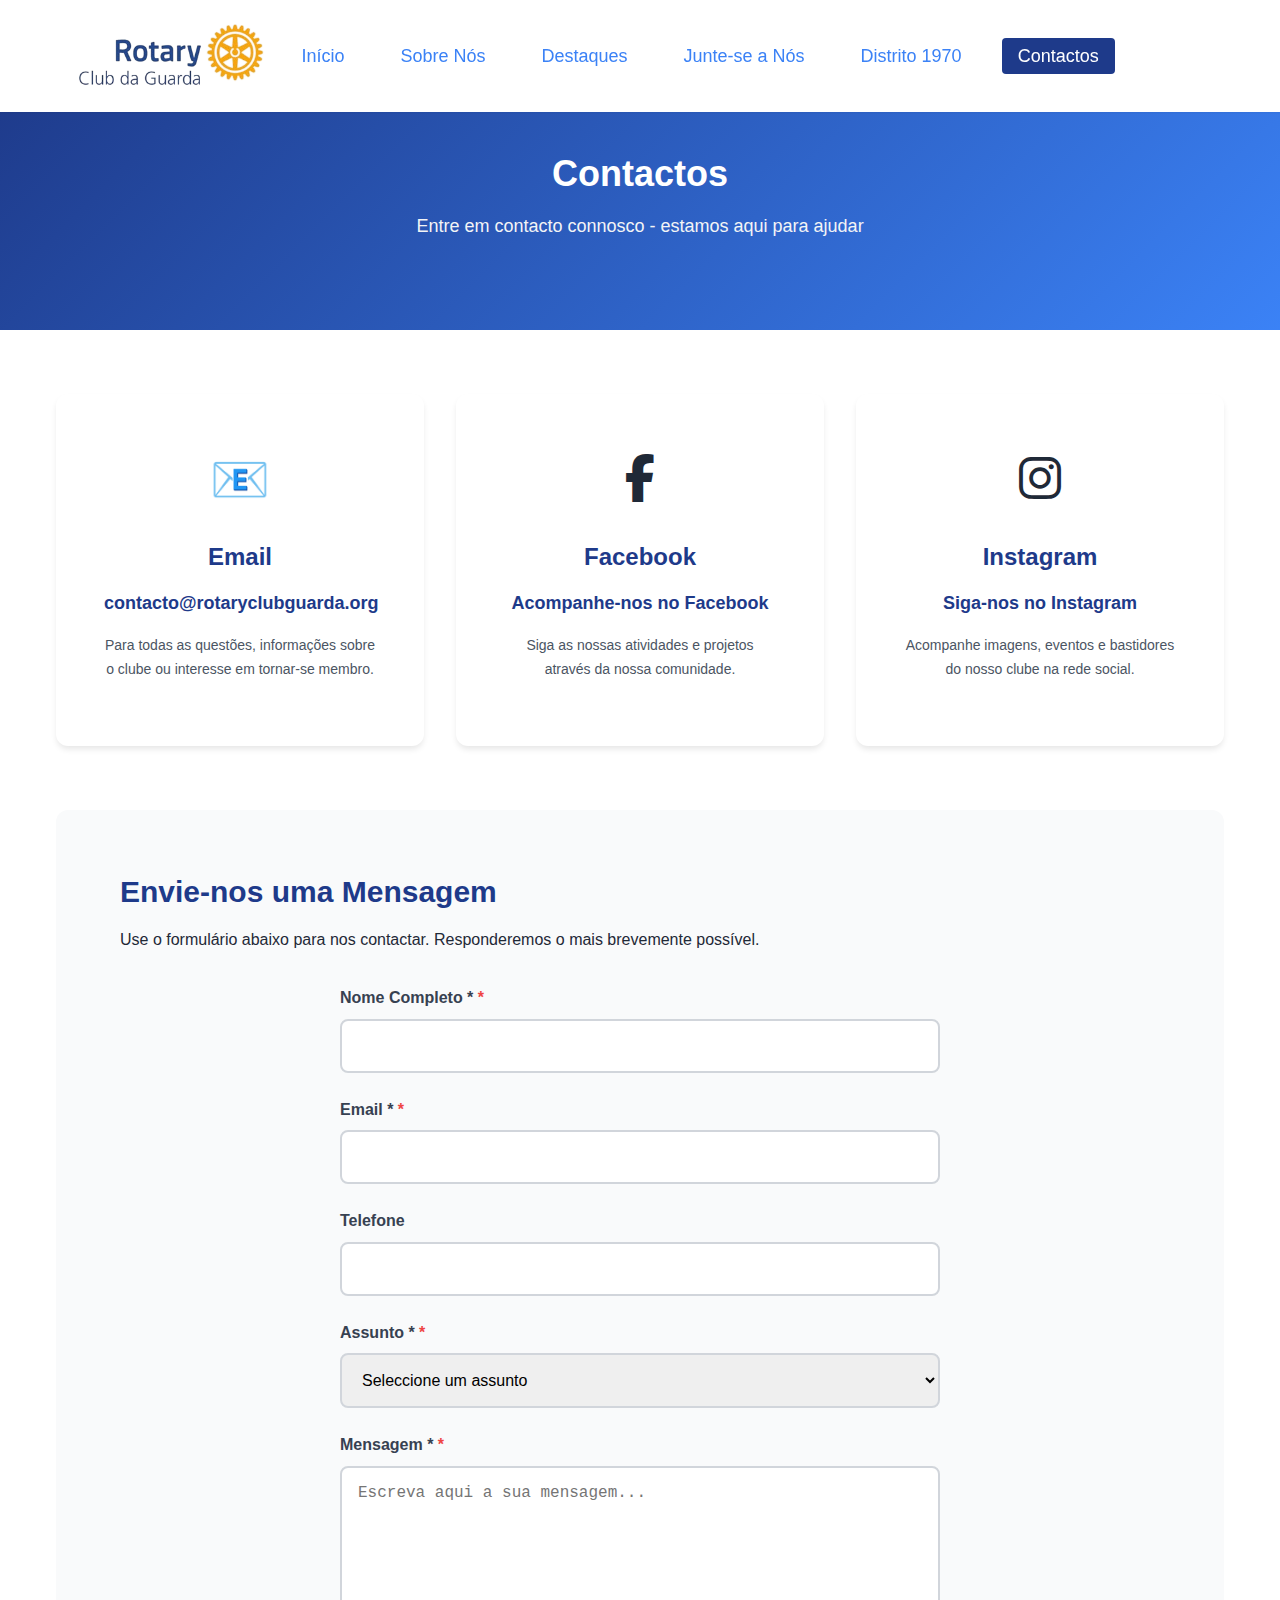
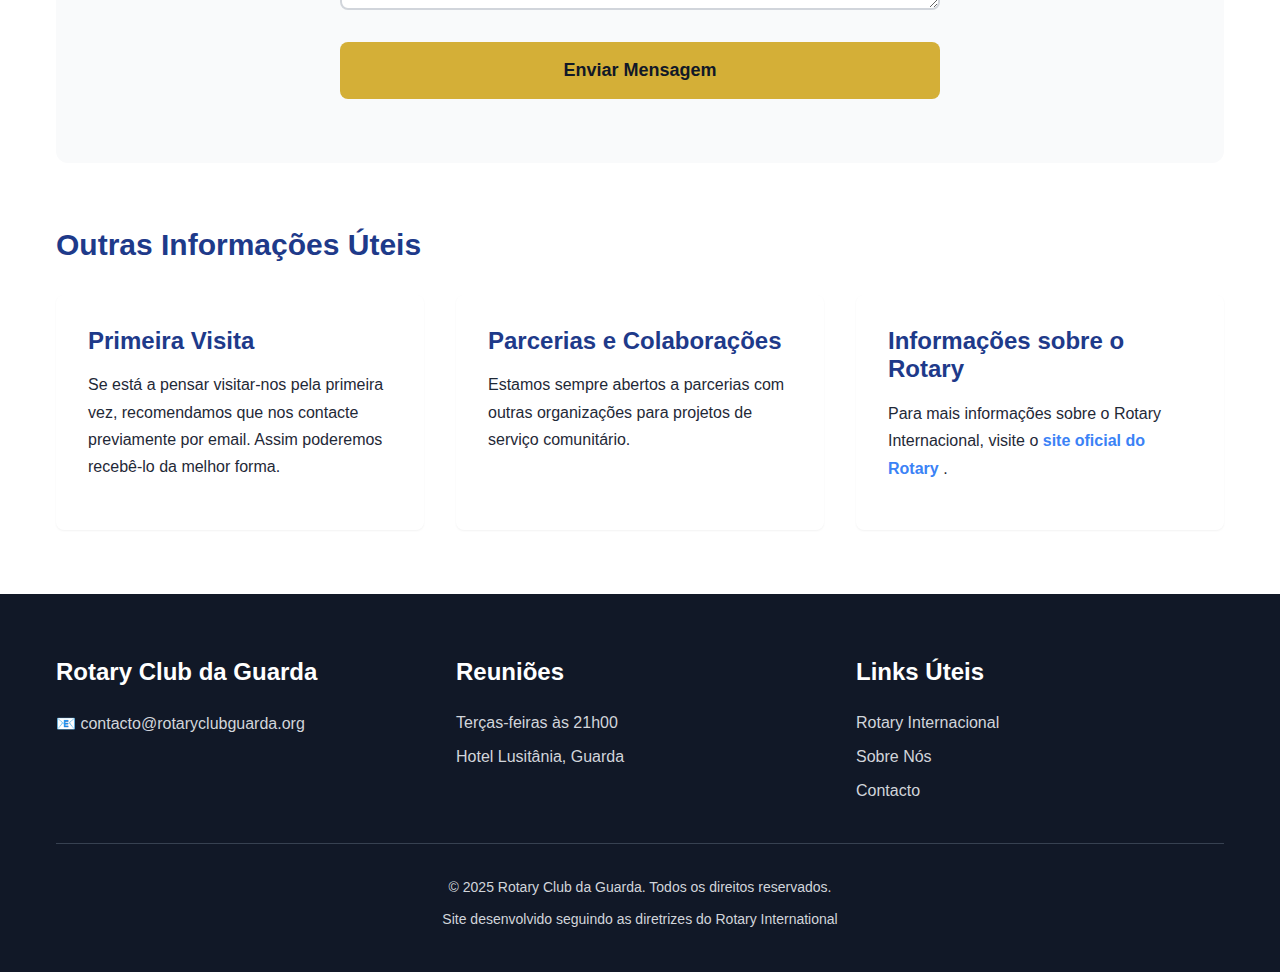
<file: frontend/contato.html>
<!DOCTYPE html>
<html lang="pt">

<head>
    <meta charset="UTF-8">
    <meta name="viewport" content="width=device-width, initial-scale=1.0">
    <title>Contato - Rotary Club da Guarda</title>
    <link rel="stylesheet" href="css/style.css">
    <link rel="icon" type="image/x-icon" href="https://www.rotary.org/sites/default/files/favicon_0.ico">
    <link rel="stylesheet" href="https://cdnjs.cloudflare.com/ajax/libs/font-awesome/6.5.0/css/all.min.css">
</head>

<body>
    <header class="header">
        <nav class="nav">
            <div class="nav-container">
                <div class="nav-logo">
                    <img src="imagens/logo_sem_fundo.png" alt="Rotary Logo" class="logo">
                </div>

                <ul class="nav-menu" id="nav-menu">
                    <li class="nav-item"><a href="index.html" class="nav-link">Início</a></li>
                    <li class="nav-item"><a href="sobre-nos.html" class="nav-link">Sobre Nós</a></li>
                    <li class="nav-item"><a href="projetos.html" class="nav-link">Destaques</a></li>
                    <li class="nav-item"><a href="junte-se.html" class="nav-link">Junte-se a Nós</a></li>
                    <li class="nav-item"><a href="distrito1970.html" class="nav-link active">Distrito 1970</a></li>
                    <li class="nav-item"><a href="contato.html" class="nav-link">Contactos</a></li>
                </ul>

                <div class="nav-toggle" id="mobile-menu">
                    <span class="bar"></span>
                    <span class="bar"></span>
                    <span class="bar"></span>
                </div>
            </div>
        </nav>
    </header>

    <main>
        <section class="page-header">
            <div class="container">
                <h1>Contactos</h1>
                <p>Entre em contacto connosco - estamos aqui para ajudar</p>
            </div>
        </section>

        <section class="contact-content">
            <div class="container">

                <div class="contact-info-grid">
                    <div class="contact-card">
                        <div class="contact-icon">📧</div>
                        <h3>Email</h3>
                        <p>
                            <a href="mailto:contacto@rotaryclubguarda.org" class="contact-link">
                                contacto@rotaryclubguarda.org
                            </a>
                        </p>
                        <p class="contact-description">
                            Para todas as questões, informações sobre o clube ou interesse em tornar-se membro.
                        </p>
                    </div>

                    <div class="contact-card">
                        <div class="contact-icon">
                            <i class="fab fa-facebook-f"></i>
                        </div>
                        <h3>Facebook</h3>
                        <p>
                            <a href="https://www.facebook.com/groups/rotaryclubguarda" class="contact-link" target="_blank">
                                Acompanhe-nos no Facebook
                            </a>
                        </p>
                        <p class="contact-description">
                            Siga as nossas atividades e projetos através da nossa comunidade.
                        </p>
                    </div>

                    <div class="contact-card">
                        <div class="contact-icon">
                            <i class="fab fa-instagram"></i>
                        </div>
                        <h3>Instagram</h3>
                        <p>
                            <a href="https://www.instagram.com/rotaryclubdaguarda/" class="contact-link" target="_blank">
                                Siga-nos no Instagram
                            </a>
                        </p>
                        <p class="contact-description">
                            Acompanhe imagens, eventos e bastidores do nosso clube na rede social.
                        </p>
                    </div>
                </div>

                <div class="contact-form-section">
                    <h2>Envie-nos uma Mensagem</h2>
                    <p>
                        Use o formulário abaixo para nos contactar. Responderemos o mais brevemente possível.
                    </p>

                    <form class="contact-form" id="contact-form">
                        <div class="form-group">
                            <label for="name">Nome Completo *</label>
                            <input type="text" id="name" name="name" required>
                        </div>

                        <div class="form-group">
                            <label for="email">Email *</label>
                            <input type="email" id="email" name="email" required>
                        </div>

                        <div class="form-group">
                            <label for="phone">Telefone</label>
                            <input type="tel" id="phone" name="phone">
                        </div>

                        <div class="form-group">
                            <label for="subject">Assunto *</label>
                            <select id="subject" name="subject" required>
                                <option value="">Seleccione um assunto</option>
                                <option value="membership">Interesse em tornar-me membro</option>
                                <option value="projects">Informações sobre projetos</option>
                                <option value="events">Eventos e reuniões</option>
                                <option value="partnership">Parcerias</option>
                                <option value="general">Informações gerais</option>
                                <option value="other">Outro</option>
                            </select>
                        </div>

                        <div class="form-group">
                            <label for="message">Mensagem *</label>
                            <textarea id="message" name="message" rows="6" required
                                placeholder="Escreva aqui a sua mensagem..."></textarea>
                        </div>

                        <button type="submit" class="btn btn-primary form-submit">
                            Enviar Mensagem
                        </button>
                    </form>
                </div>

                <div class="additional-info">
                    <h2>Outras Informações Úteis</h2>
                    <div class="info-blocks">
                        <div class="info-block">
                            <h3>Primeira Visita</h3>
                            <p>
                                Se está a pensar visitar-nos pela primeira vez, recomendamos que nos contacte
                                previamente por email. Assim poderemos recebê-lo da melhor forma.
                            </p>
                        </div>

                        <div class="info-block">
                            <h3>Parcerias e Colaborações</h3>
                            <p>
                                Estamos sempre abertos a parcerias com outras organizações para projetos
                                de serviço comunitário.
                            </p>
                        </div>

                        <div class="info-block">
                            <h3>Informações sobre o Rotary</h3>
                            <p>
                                Para mais informações sobre o Rotary Internacional, visite o
                                <a href="https://www.rotary.org/pt" target="_blank" class="inline-link">
                                    site oficial do Rotary
                                </a>.
                            </p>
                        </div>
                    </div>
                </div>

            </div>
        </section>
    </main>

    <footer class="footer">
        <div class="container">
            <div class="footer-content">
                <div class="footer-section">
                    <h3>Rotary Club da Guarda</h3>
                    <div class="footer-contact">
                        <p>📧 contacto@rotaryclubguarda.org</p>
                    </div>
                </div>

                <div class="footer-section">
                    <h3>Reuniões</h3>
                    <ul class="footer-links">
                        <li>Terças-feiras às 21h00</li>
                        <li>Hotel Lusitânia, Guarda</li>
                    </ul>
                </div>

                <div class="footer-section">
                    <h3>Links Úteis</h3>
                    <ul class="footer-links">
                        <li><a href="https://www.rotary.org/pt" target="_blank">Rotary Internacional</a></li>
                        <li><a href="sobre-nos.html">Sobre Nós</a></li>
                        <li><a href="contato.html">Contacto</a></li>
                    </ul>
                </div>
            </div>

            <div class="footer-bottom">
                <p>&copy; 2025 Rotary Club da Guarda. Todos os direitos reservados.</p>
                <p>Site desenvolvido seguindo as diretrizes do Rotary International</p>
            </div>
        </div>
    </footer>

    <script src="js/script.js"></script>
</body>

</html>
</file>
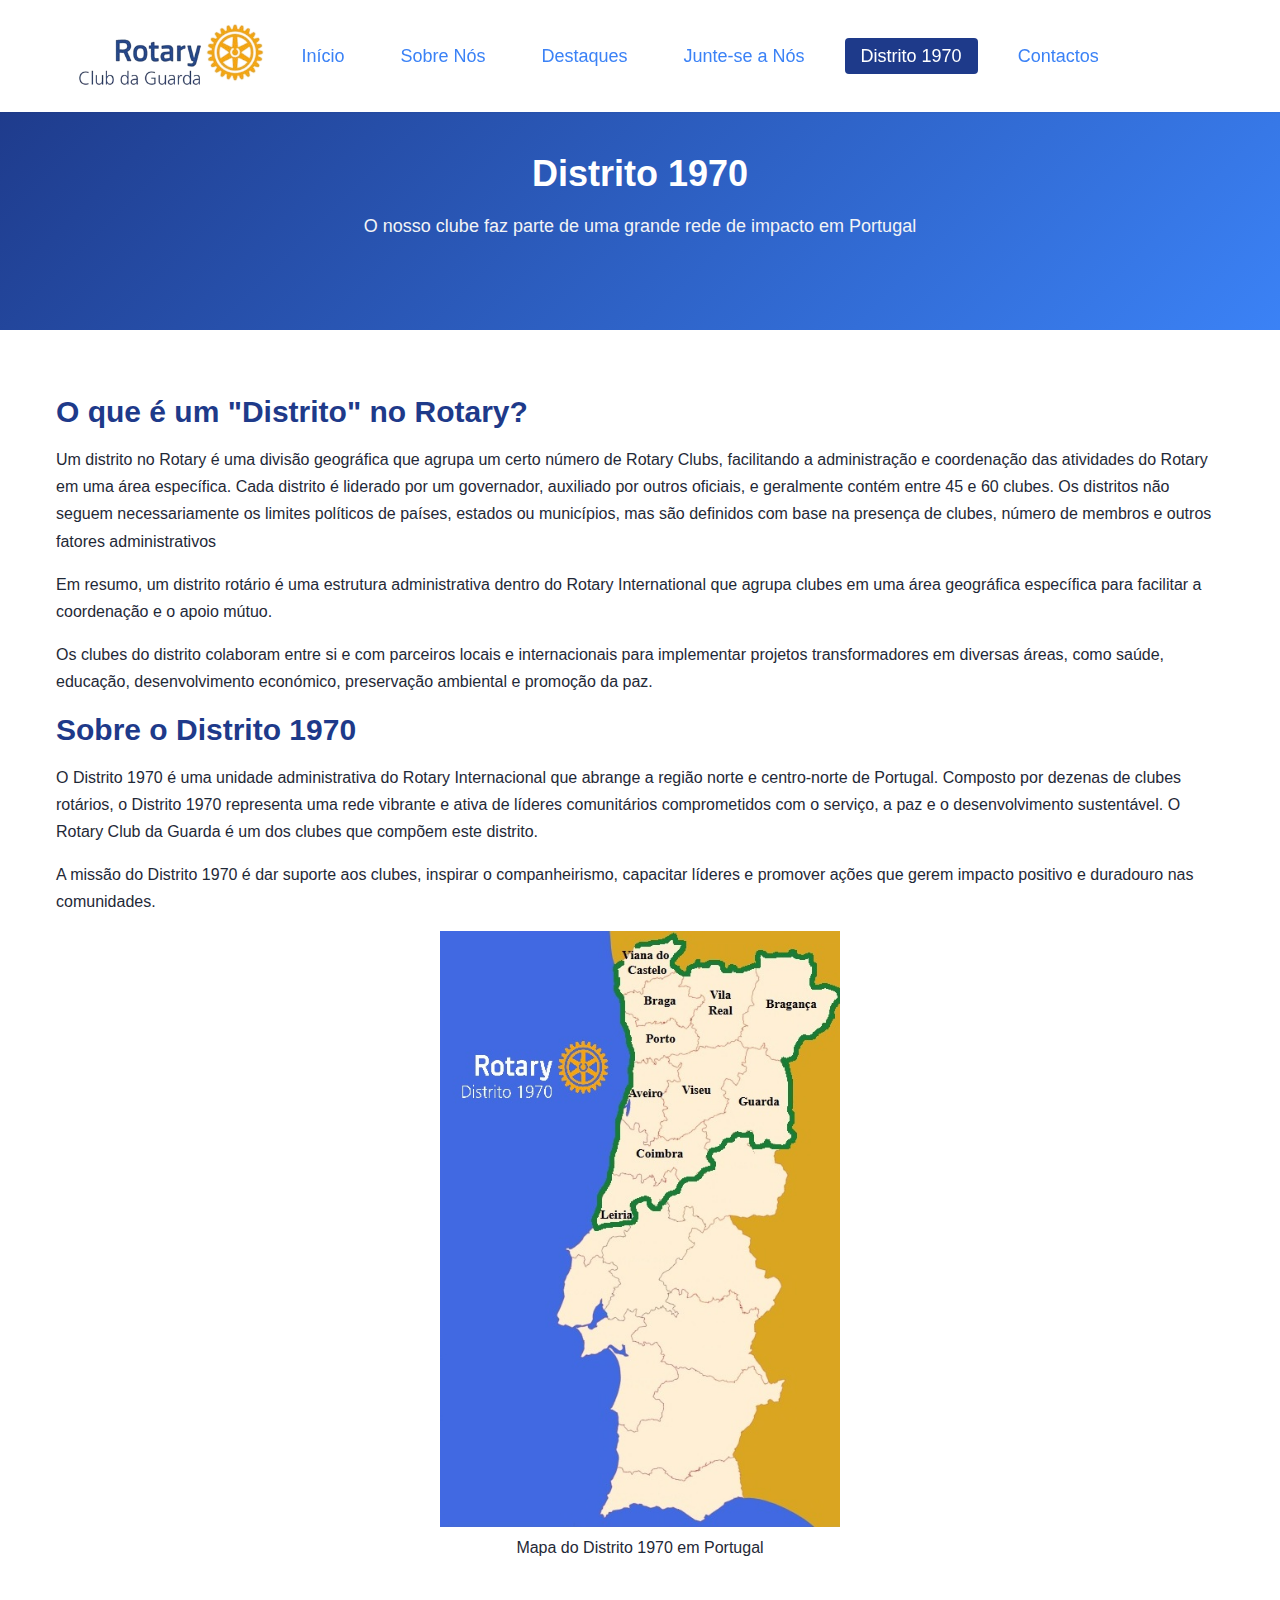
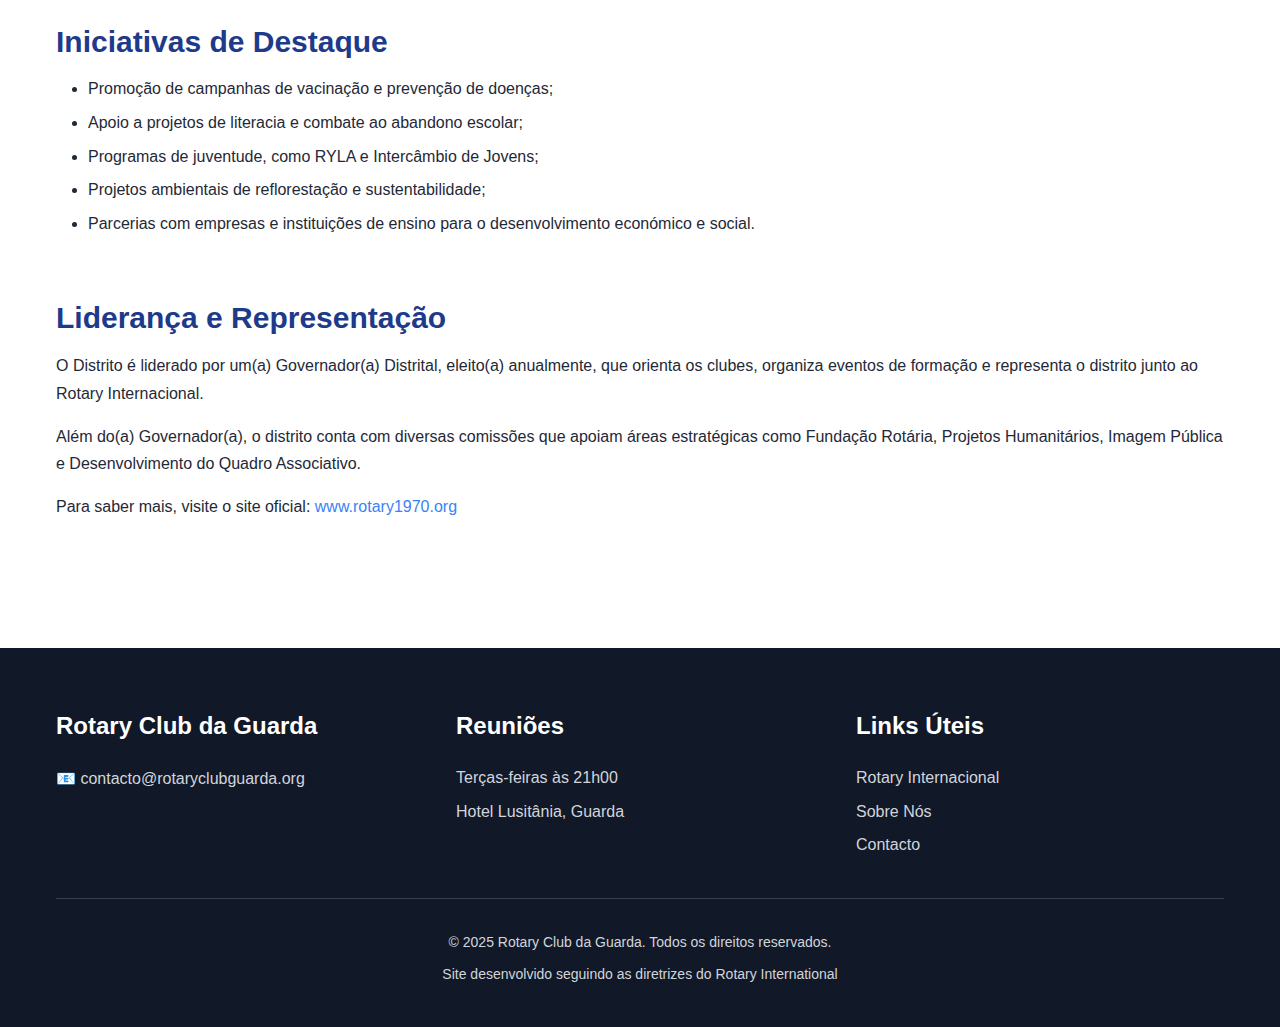
<file: frontend/distrito1970.html>
<!DOCTYPE html>
<html lang="pt">

<head>
    <meta charset="UTF-8">
    <meta name="viewport" content="width=device-width, initial-scale=1.0">
    <title>Distrito 1970 - Rotary Club da Guarda</title>
    <link rel="stylesheet" href="css/style.css">
    <link rel="icon" type="image/x-icon" href="https://www.rotary.org/sites/default/files/favicon_0.ico">
</head>

<body>
    <!-- Cabeçalho (mesmo da página inicial) -->
    <header class="header">
        <nav class="nav">
            <div class="nav-container">
                <div class="nav-logo">
                    <img src="imagens/logo_sem_fundo.png" alt="Rotary Logo" class="logo">
                </div>

                <ul class="nav-menu" id="nav-menu">
                    <li class="nav-item"><a href="index.html" class="nav-link">Início</a></li>
                    <li class="nav-item"><a href="sobre-nos.html" class="nav-link">Sobre Nós</a></li>
                    <li class="nav-item"><a href="projetos.html" class="nav-link">Destaques</a></li>
                    <!--<li class="nav-item"><a href="eventos.html" class="nav-link">Eventos</a></li>
                                    <li class="nav-item"><a href="noticias.html" class="nav-link">Notícias</a></li>-->
                    <li class="nav-item"><a href="junte-se.html" class="nav-link">Junte-se a Nós</a></li>
                    <!--<li class="nav-item"><a href="https://www.rotary.org/pt" target="_blank" class="nav-link">Rotary
                                                            Internacional</a></li>-->
                    <li class="nav-item"><a href="distrito1970.html" class="nav-link active">Distrito 1970</a></li>
                    <li class="nav-item"><a href="contato.html" class="nav-link">Contactos</a></li>
                </ul>

                <div class="nav-toggle" id="mobile-menu">
                    <span class="bar"></span>
                    <span class="bar"></span>
                    <span class="bar"></span>
                </div>
            </div>
        </nav>
    </header>

    <main>
        <!-- Cabeçalho da página -->
        <section class="page-header">
            <div class="container">
                <h1>Distrito 1970</h1>
                <p>O nosso clube faz parte de uma grande rede de impacto em Portugal</p>
            </div>
        </section>

        <!-- Conteúdo da página -->
        <section class="content-section">
            <div class="container">
                <div class="content-block">
                    
                    <h2>O que é um "Distrito" no Rotary?</h2>

                    <p>Um distrito no Rotary é uma divisão geográfica que agrupa um certo número de Rotary Clubs, facilitando a administração e
                    coordenação das atividades do Rotary em uma área específica. Cada distrito é liderado por um governador, auxiliado por
                    outros oficiais, e geralmente contém entre 45 e 60 clubes. Os distritos não seguem necessariamente os limites políticos
                    de países, estados ou municípios, mas são definidos com base na presença de clubes, número de membros e outros fatores
                    administrativos</p>
                    
                    <p>Em resumo, um distrito rotário é uma estrutura administrativa dentro do Rotary International que agrupa clubes em uma
                    área geográfica específica para facilitar a coordenação e o apoio mútuo.</p>

                    <p>Os clubes do distrito colaboram entre si e com parceiros locais e internacionais para implementar
                        projetos transformadores em diversas áreas, como saúde, educação, desenvolvimento económico,
                        preservação ambiental e promoção da paz.</p>
                       
                    <h2>Sobre o Distrito 1970</h2>

                    <p>O Distrito 1970 é uma unidade administrativa do Rotary Internacional que abrange a região norte e
                        centro-norte de Portugal. Composto por dezenas de clubes rotários, o Distrito 1970 representa
                        uma rede vibrante e ativa de líderes comunitários comprometidos com o serviço, a paz e o
                        desenvolvimento sustentável. O Rotary Club da Guarda é um dos clubes que compõem este distrito.</p>
                    
                    <p>A missão do Distrito 1970 é dar suporte aos clubes, inspirar o companheirismo, capacitar líderes
                        e promover ações que gerem impacto positivo e duradouro nas comunidades.</p>

                    <figure class="figura-centralizada">
                        <img src="imagens/mapa_distrito.jpg" alt="Mapa do Distrito 1970" width="400">
                            <!--class="img-centralizada"-->
                        <figcaption>Mapa do Distrito 1970 em Portugal</figcaption>
                    </figure>
                </div>

                <div class="content-block">
                    <h2>Iniciativas de Destaque</h2>
                    <ul>
                        <li>Promoção de campanhas de vacinação e prevenção de doenças;</li>
                        <li>Apoio a projetos de literacia e combate ao abandono escolar;</li>
                        <li>Programas de juventude, como RYLA e Intercâmbio de Jovens;</li>
                        <li>Projetos ambientais de reflorestação e sustentabilidade;</li>
                        <li>Parcerias com empresas e instituições de ensino para o desenvolvimento económico e social.
                        </li>
                    </ul>
                </div>

                <div class="content-block">
                    <h2>Liderança e Representação</h2>
                    <p>O Distrito é liderado por um(a) Governador(a) Distrital, eleito(a) anualmente, que orienta os
                        clubes, organiza eventos de formação e representa o distrito junto ao Rotary Internacional.</p>
                    <p>Além do(a) Governador(a), o distrito conta com diversas comissões que apoiam áreas estratégicas
                        como Fundação Rotária, Projetos Humanitários, Imagem Pública e Desenvolvimento do Quadro
                        Associativo.</p>
                    <p>Para saber mais, visite o site oficial: <a href="https://www.rotary1970.org/"
                            target="_blank">www.rotary1970.org</a></p>
                </div>
            </div>
        </section>
    </main>

    <!-- Rodapé -->
<footer class="footer">
    <div class="container">
        <div class="footer-content">
            <div class="footer-section">
                <h3>Rotary Club da Guarda</h3>

                <div class="footer-contact">
                    <p>📧 contacto@rotaryclubguarda.org</p>
                </div>
            </div>



            <div class="footer-section">
                <h3>Reuniões</h3>
                <ul class="footer-links">
                    <li>Terças-feiras às 21h00</li>
                    <li>Hotel Lusitânia, Guarda</li>
                </ul>
            </div>

            <div class="footer-section">
                <h3>Links Úteis</h3>
                <ul class="footer-links">
                    <li><a href="https://www.rotary.org/pt" target="_blank">Rotary Internacional</a></li>
                    <li><a href="sobre-nos.html">Sobre Nós</a></li>
                    <li><a href="contato.html">Contacto</a></li>
                </ul>
            </div>
        </div>

        <div class="footer-bottom">
            <p>&copy; 2025 Rotary Club da Guarda. Todos os direitos reservados.</p>
            <p>Site desenvolvido seguindo as diretrizes do Rotary International</p>
        </div>
    </div>
</footer>

    <script src="js/script.js"></script>
</body>

</html>
</file>
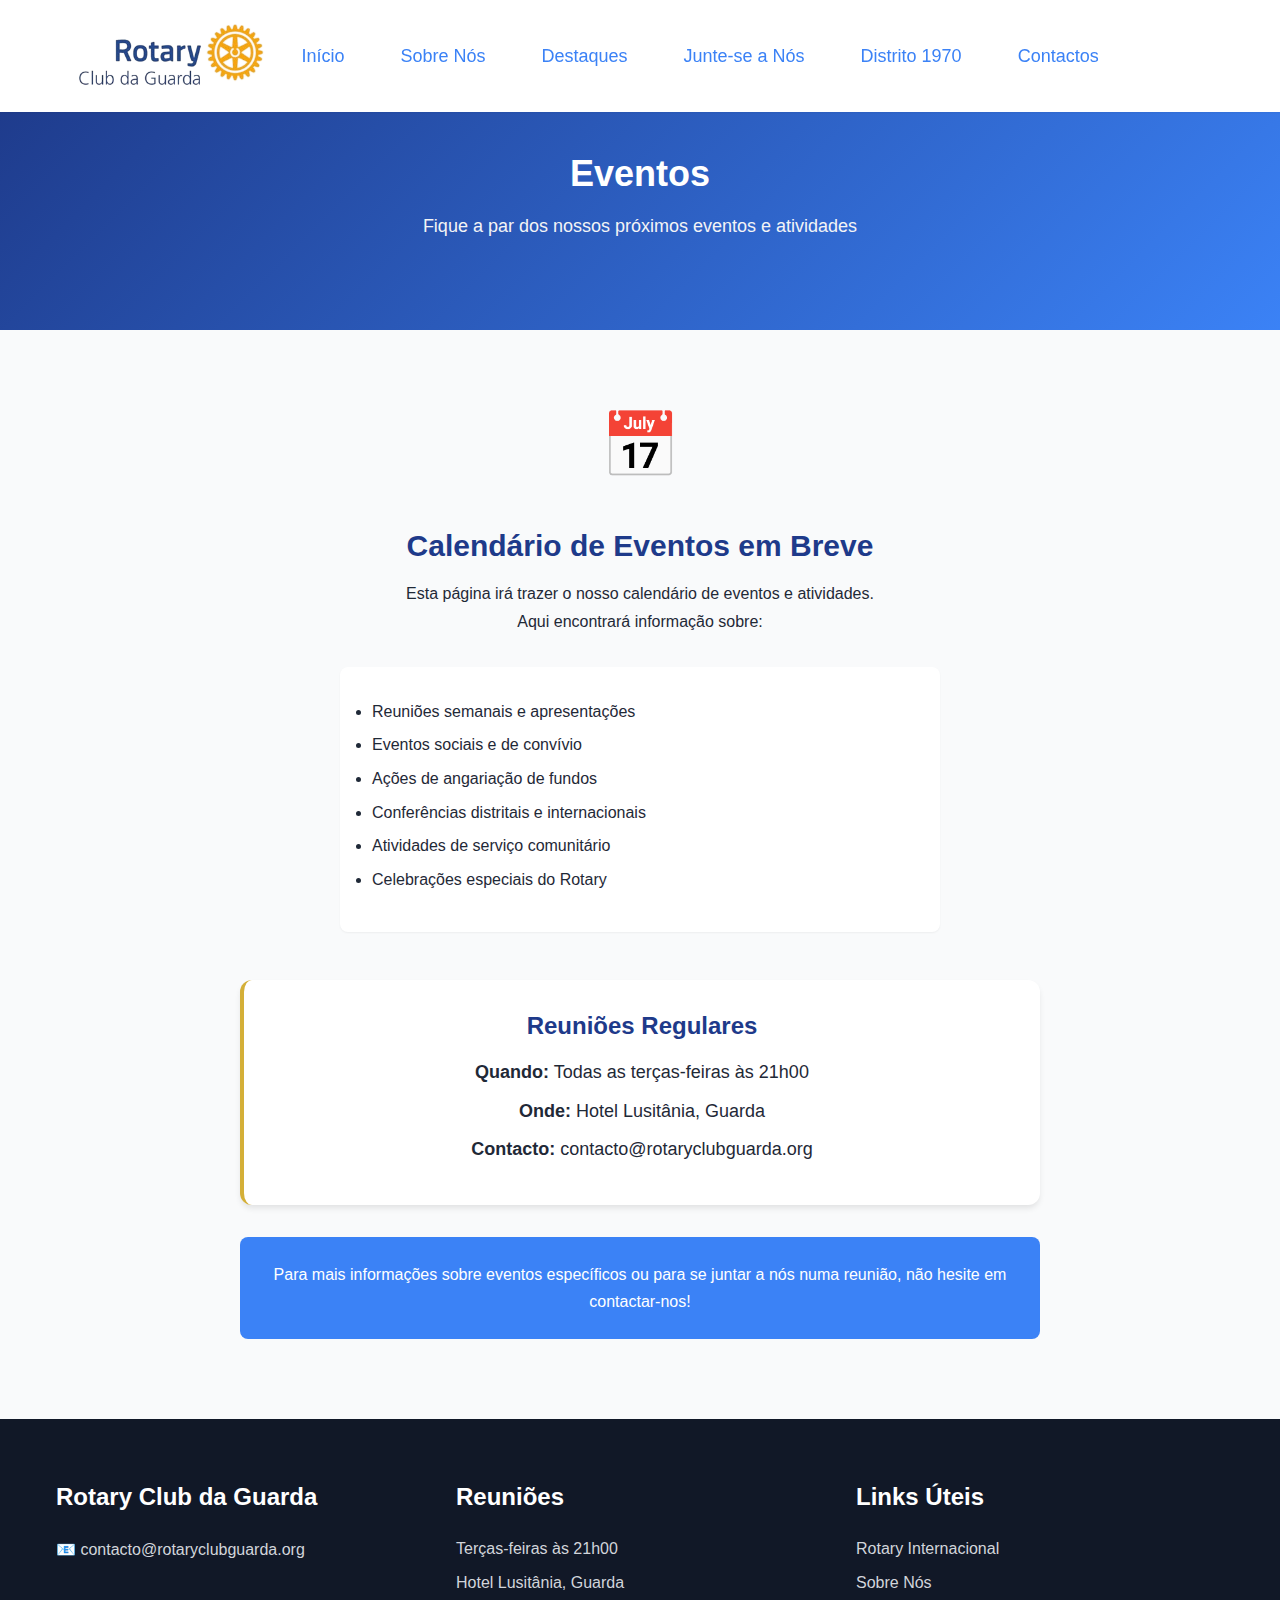
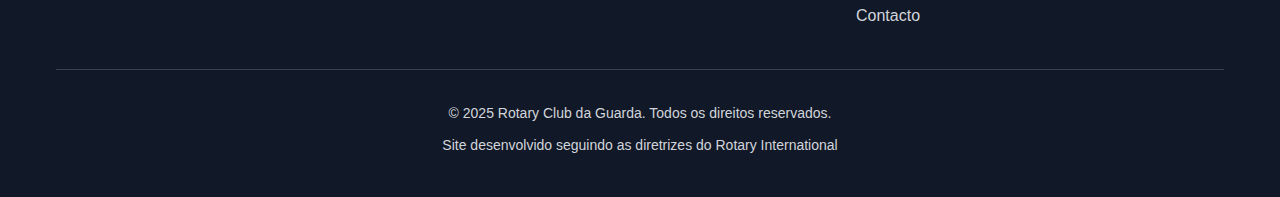
<file: frontend/eventos.html>
<!DOCTYPE html>
<html lang="pt">

<head>
    <meta charset="UTF-8">
    <meta name="viewport" content="width=device-width, initial-scale=1.0">
    <title>Eventos - Rotary Club da Guarda</title>
    <link rel="stylesheet" href="css/style.css">
    <link rel="icon" type="image/x-icon" href="https://www.rotary.org/sites/default/files/favicon_0.ico">
</head>

<body>
    <header class="header">
        <nav class="nav">
            <div class="nav-container">
                <div class="nav-logo">
                    <img src="imagens/logo_sem_fundo.png" alt="Rotary Logo" class="logo">
                    
                </div>

                <ul class="nav-menu" id="nav-menu">
                    <li class="nav-item"><a href="index.html" class="nav-link">Início</a></li>
                    <li class="nav-item"><a href="sobre-nos.html" class="nav-link">Sobre Nós</a></li>
                    <li class="nav-item"><a href="projetos.html" class="nav-link">Destaques</a></li>
                    <!--<li class="nav-item"><a href="eventos.html" class="nav-link">Eventos</a></li>
                                    <li class="nav-item"><a href="noticias.html" class="nav-link">Notícias</a></li>-->
                    <li class="nav-item"><a href="junte-se.html" class="nav-link">Junte-se a Nós</a></li>
                    <!--<li class="nav-item"><a href="https://www.rotary.org/pt" target="_blank" class="nav-link">Rotary
                                                            Internacional</a></li>-->
                    <li class="nav-item"><a href="distrito1970.html" class="nav-link active">Distrito 1970</a></li>
                    <li class="nav-item"><a href="contato.html" class="nav-link">Contactos</a></li>
                </ul>

                <div class="nav-toggle" id="mobile-menu">
                    <span class="bar"></span>
                    <span class="bar"></span>
                    <span class="bar"></span>
                </div>
            </div>
        </nav>
    </header>

    <main>
        <section class="page-header">
            <div class="container">
                <h1>Eventos</h1>
                <p>Fique a par dos nossos próximos eventos e atividades</p>
            </div>
        </section>

        <section class="coming-soon-section">
            <div class="container">
                <div class="coming-soon-content">
                    <div class="coming-soon-icon">📅</div>
                    <h2>Calendário de Eventos em Breve</h2>
                    <p>
                        Esta página irá trazer o nosso calendário de eventos e atividades.<br>
                        Aqui encontrará informação sobre:
                    </p>
                    <ul class="coming-soon-list">
                        <li>Reuniões semanais e apresentações</li>
                        <li>Eventos sociais e de convívio</li>
                        <li>Ações de angariação de fundos</li>
                        <li>Conferências distritais e internacionais</li>
                        <li>Atividades de serviço comunitário</li>
                        <li>Celebrações especiais do Rotary</li>
                    </ul>

                    <div class="regular-meetings">
                        <h3>Reuniões Regulares</h3>
                        <div class="meeting-info">
                            <p><strong>Quando:</strong> Todas as terças-feiras às 21h00</p>
                            <p><strong>Onde:</strong> Hotel Lusitânia, Guarda</p>
                            <p><strong>Contacto:</strong> contacto@rotaryclubguarda.org</p>
                        </div>
                    </div>

                    <p class="coming-soon-note">
                        Para mais informações sobre eventos específicos ou para se juntar a nós numa reunião,
                        não hesite em contactar-nos!
                    </p>
                </div>
            </div>
        </section>
    </main>

    <footer class="footer">
        <div class="container">
            <div class="footer-content">
                <div class="footer-section">
                    <h3>Rotary Club da Guarda</h3>
    
                    <div class="footer-contact">
                        <p>📧 contacto@rotaryclubguarda.org</p>
                    </div>
                </div>
    
    
    
                <div class="footer-section">
                    <h3>Reuniões</h3>
                    <ul class="footer-links">
                        <li>Terças-feiras às 21h00</li>
                        <li>Hotel Lusitânia, Guarda</li>
                    </ul>
                </div>
    
                <div class="footer-section">
                    <h3>Links Úteis</h3>
                    <ul class="footer-links">
                        <li><a href="https://www.rotary.org/pt" target="_blank">Rotary Internacional</a></li>
                        <li><a href="sobre-nos.html">Sobre Nós</a></li>
                        <li><a href="contato.html">Contacto</a></li>
                    </ul>
                </div>
            </div>
    
            <div class="footer-bottom">
                <p>&copy; 2025 Rotary Club da Guarda. Todos os direitos reservados.</p>
                <p>Site desenvolvido seguindo as diretrizes do Rotary International</p>
            </div>
        </div>
    </footer>

    <script src="js/script.js"></script>
</body>

</html>
</file>
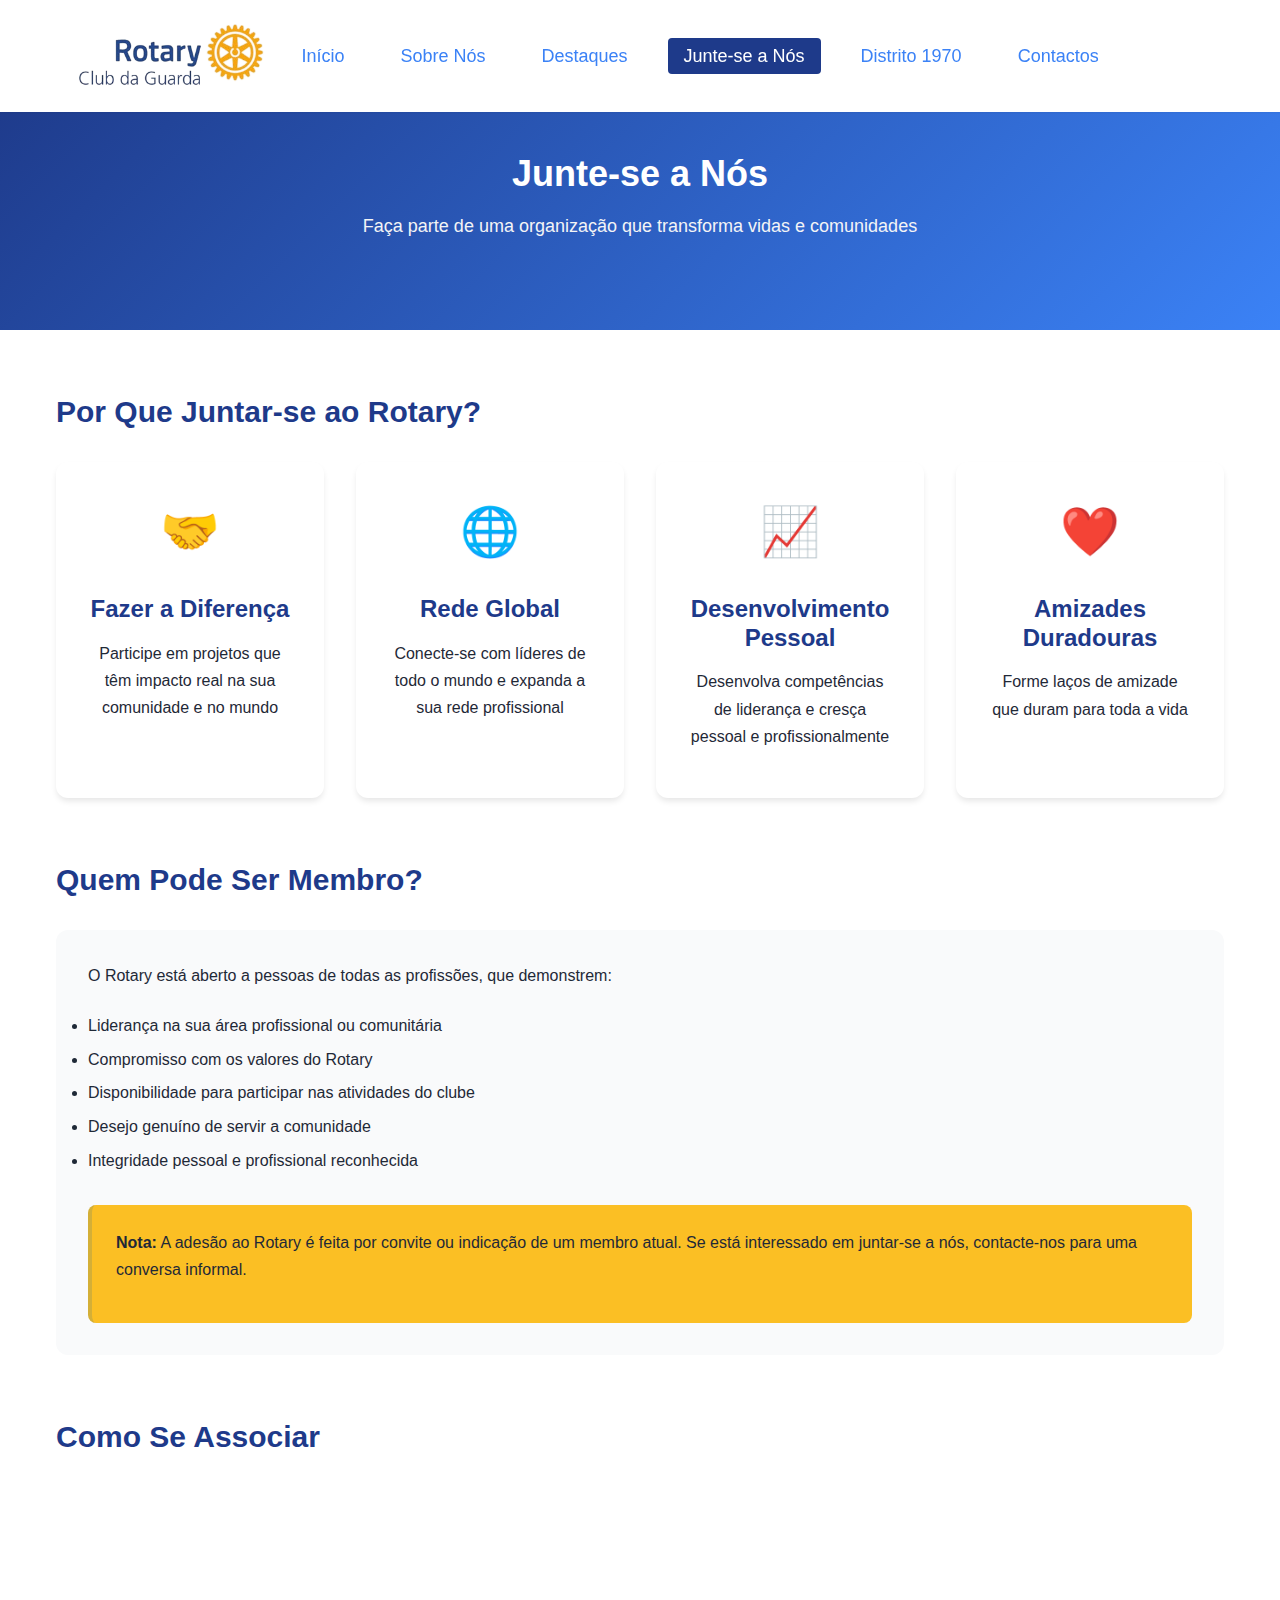
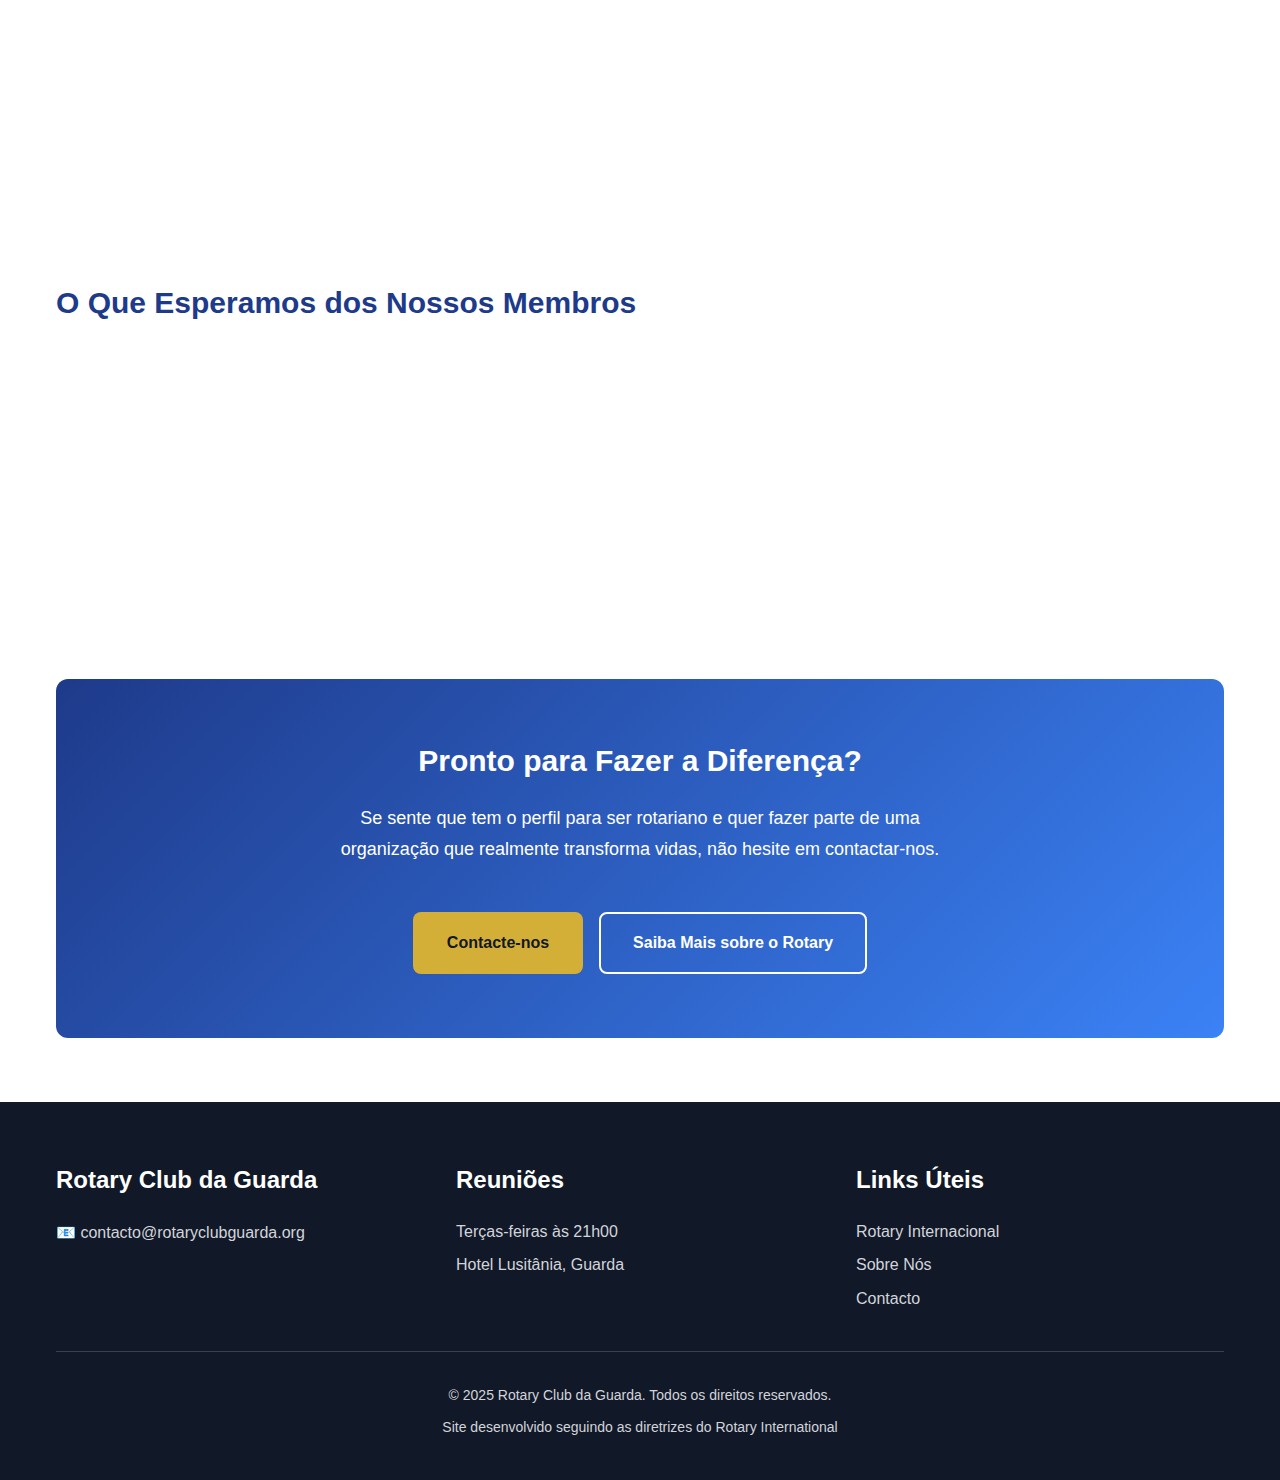
<file: frontend/junte-se.html>
<!DOCTYPE html>
<html lang="pt">

<head>
    <meta charset="UTF-8">
    <meta name="viewport" content="width=device-width, initial-scale=1.0">
    <title>Junte-se a Nós - Rotary Club da Guarda</title>
    <link rel="stylesheet" href="css/style.css">
    <link rel="icon" type="image/x-icon" href="https://www.rotary.org/sites/default/files/favicon_0.ico">
</head>

<body>
    <header class="header">
        <nav class="nav">
            <div class="nav-container">
                <div class="nav-logo">
                    <img src="imagens/logo_sem_fundo.png" alt="Rotary Logo" class="logo">
                   
                </div>

                <ul class="nav-menu" id="nav-menu">
                    <li class="nav-item"><a href="index.html" class="nav-link">Início</a></li>
                    <li class="nav-item"><a href="sobre-nos.html" class="nav-link">Sobre Nós</a></li>
                    <li class="nav-item"><a href="projetos.html" class="nav-link">Destaques</a></li>
                    <!--<li class="nav-item"><a href="eventos.html" class="nav-link">Eventos</a></li>
                                    <li class="nav-item"><a href="noticias.html" class="nav-link">Notícias</a></li>-->
                    <li class="nav-item"><a href="junte-se.html" class="nav-link">Junte-se a Nós</a></li>
                    <!--<li class="nav-item"><a href="https://www.rotary.org/pt" target="_blank" class="nav-link">Rotary
                                                            Internacional</a></li>-->
                    <li class="nav-item"><a href="distrito1970.html" class="nav-link active">Distrito 1970</a></li>
                    <li class="nav-item"><a href="contato.html" class="nav-link">Contactos</a></li>
                </ul>

                <div class="nav-toggle" id="mobile-menu">
                    <span class="bar"></span>
                    <span class="bar"></span>
                    <span class="bar"></span>
                </div>
            </div>
        </nav>
    </header>

    <main>
        <section class="page-header">
            <div class="container">
                <h1>Junte-se a Nós</h1>
                <p>Faça parte de uma organização que transforma vidas e comunidades</p>
            </div>
        </section>

        <section class="join-content">
            <div class="container">

                <!-- Porquê juntar-se ao Rotary -->
                <div class="content-block">
                    <h2>Por Que Juntar-se ao Rotary?</h2>
                    <div class="benefits-grid">
                        <div class="benefit-item">
                            <div class="benefit-icon">🤝</div>
                            <h3>Fazer a Diferença</h3>
                            <p>Participe em projetos que têm impacto real na sua comunidade e no mundo</p>
                        </div>
                        <div class="benefit-item">
                            <div class="benefit-icon">🌐</div>
                            <h3>Rede Global</h3>
                            <p>Conecte-se com líderes de todo o mundo e expanda a sua rede profissional</p>
                        </div>
                        <div class="benefit-item">
                            <div class="benefit-icon">📈</div>
                            <h3>Desenvolvimento Pessoal</h3>
                            <p>Desenvolva competências de liderança e cresça pessoal e profissionalmente</p>
                        </div>
                        <div class="benefit-item">
                            <div class="benefit-icon">❤️</div>
                            <h3>Amizades Duradouras</h3>
                            <p>Forme laços de amizade que duram para toda a vida</p>
                        </div>
                    </div>
                </div>

                <!-- Quem pode ser membro -->
                <div class="content-block">
                    <h2>Quem Pode Ser Membro?</h2>
                    <div class="membership-requirements">
                        <p>
                            O Rotary está aberto a pessoas de todas as profissões, que demonstrem:
                        </p>
                        <ul class="requirements-list">
                            <li>Liderança na sua área profissional ou comunitária</li>
                            <li>Compromisso com os valores do Rotary</li>
                            <li>Disponibilidade para participar nas atividades do clube</li>
                            <li>Desejo genuíno de servir a comunidade</li>
                            <li>Integridade pessoal e profissional reconhecida</li>
                        </ul>

                        <div class="membership-note">
                            <p>
                                <strong>Nota:</strong> A adesão ao Rotary é feita por convite ou
                                indicação de um membro atual. Se está interessado em juntar-se a nós,
                                contacte-nos para uma conversa informal.
                            </p>
                        </div>
                    </div>
                </div>

                <!-- Como se juntar -->
                <div class="content-block">
                    <h2>Como Se Associar</h2>
                    <div class="steps-grid">
                        <div class="step-item">
                            <div class="step-number">1</div>
                            <h3>Contacte-nos</h3>
                            <br>
                            <p>Envie-nos um email para contacto@rotaryclubguarda.org expressando o seu interesse</p>
                        </div>
                        <div class="step-item">
                            <div class="step-number">2</div>
                            <h3>Visite uma Reunião</h3>
                            <p>Junte-se a nós numa reunião para conhecer o clube e os membros</p>
                        </div>
                        <div class="step-item">
                            <div class="step-number">3</div>
                            <h3>Conversa Informal</h3>
                            <p>Tenha uma conversa com membros do clube sobre os seus interesses e objetivos</p>
                        </div>
                        <div class="step-item">
                            <div class="step-number">4</div>
                            <h3>Candidatura</h3>
                            <br>
                            <p>Se for do interesse mútuo, será convidado a apresentar a sua candidatura</p>
                        </div>
                    </div>
                </div>

                <!-- Compromisso e expectativas -->
                <div class="content-block">
                    <h2>O Que Esperamos dos Nossos Membros</h2>
                    <div class="expectations">
                        <div class="expectation-item">
                            <h3>Participação Ativa</h3>
                            <p>Presença regular nas reuniões semanais (terças-feiras às 21h00)</p>
                        </div>
                        <div class="expectation-item">
                            <h3>Espírito de Serviço</h3>
                            <p>Participação em projetos de serviço comunitário</p>
                        </div>
                        <div class="expectation-item">
                            <h3>Contribuição Financeira</h3>
                            <p>Pagamento de quotas e contribuição para projetos (valores adequados às possibilidades)
                            </p>
                        </div>
                        <div class="expectation-item">
                            <h3>Profissionalismo</h3>
                            <br>
                            <p>Manutenção dos mais altos padrões éticos e profissionais</p>
                        </div>
                    </div>
                </div>

                <!-- Call to Action -->
                <div class="cta-section">
                    <div class="cta-content">
                        <h2>Pronto para Fazer a Diferença?</h2>
                        <p>
                            Se sente que tem o perfil para ser rotariano e quer fazer parte de uma
                            organização que realmente transforma vidas, não hesite em contactar-nos.
                        </p>
                        <div class="cta-buttons">
                            <a href="contato.html" class="btn btn-primary">Contacte-nos</a>
                            <a href="https://www.rotary.org/pt" target="_blank" class="btn btn-secondary">Saiba Mais
                                sobre o Rotary</a>
                        </div>
                    </div>
                </div>

            </div>
        </section>
    </main>

    <footer class="footer">
        <div class="container">
            <div class="footer-content">
                <div class="footer-section">
                    <h3>Rotary Club da Guarda</h3>
                    
                    <div class="footer-contact">
                        <p>📧 contacto@rotaryclubguarda.org</p>
                    </div>
                </div>

                

                <div class="footer-section">
                    <h3>Reuniões</h3>
                    <ul class="footer-links">
                        <li>Terças-feiras às 21h00</li>
                        <li>Hotel Lusitânia, Guarda</li>
                    </ul>
                </div>

                <div class="footer-section">
                    <h3>Links Úteis</h3>
                    <ul class="footer-links">
                        <li><a href="https://www.rotary.org/pt" target="_blank">Rotary Internacional</a></li>
                        <li><a href="sobre-nos.html">Sobre Nós</a></li>
                        <li><a href="contato.html">Contacto</a></li>
                    </ul>
                </div>
            </div>

            <div class="footer-bottom">
                <p>&copy; 2025 Rotary Club da Guarda. Todos os direitos reservados.</p>
                <p>Site desenvolvido seguindo as diretrizes do Rotary International</p>
            </div>
        </div>
    </footer>

    <script src="js/script.js"></script>
</body>

</html>
</file>
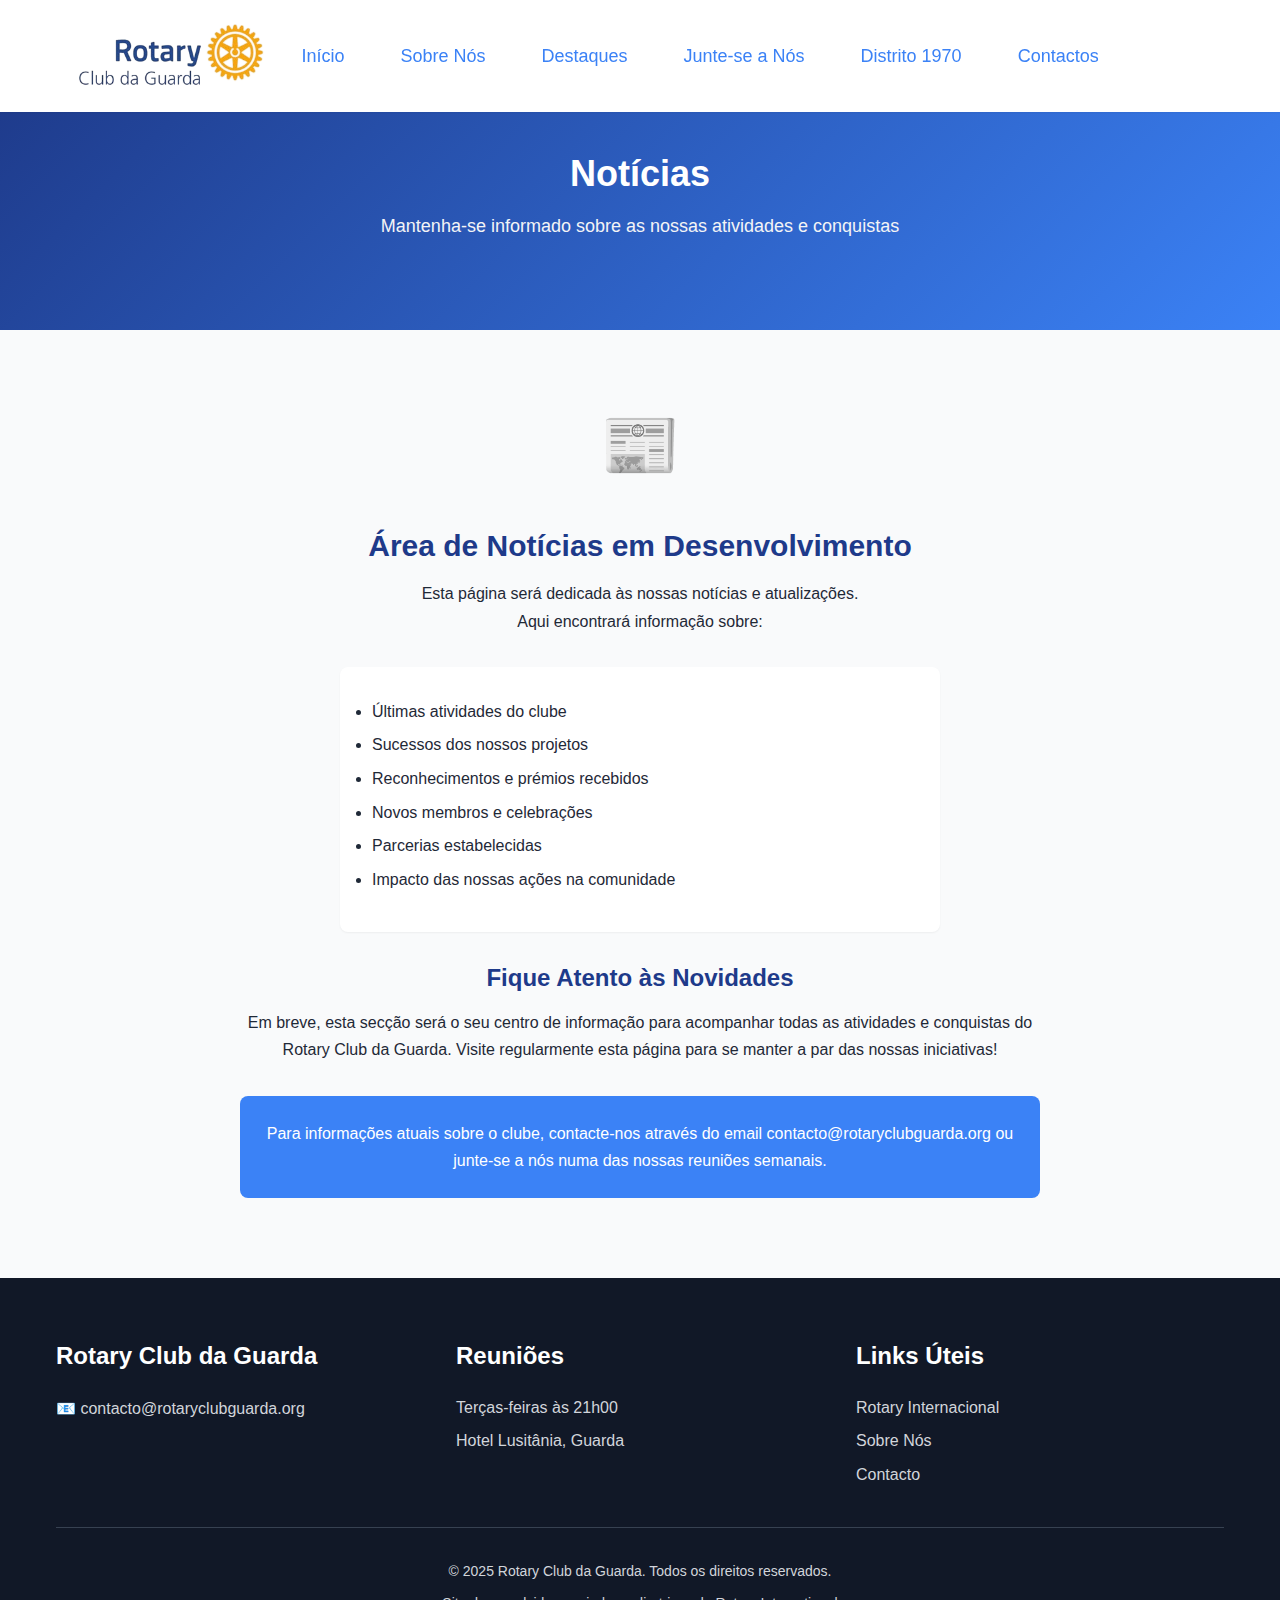
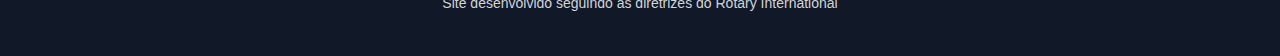
<file: frontend/noticias.html>
<!DOCTYPE html>
<html lang="pt">

<head>
    <meta charset="UTF-8">
    <meta name="viewport" content="width=device-width, initial-scale=1.0">
    <title>Notícias - Rotary Club da Guarda</title>
    <link rel="stylesheet" href="css/style.css">
    <link rel="icon" type="image/x-icon" href="https://www.rotary.org/sites/default/files/favicon_0.ico">
</head>

<body>
    <header class="header">
        <nav class="nav">
            <div class="nav-container">
                <div class="nav-logo">
                    <img src="imagens/logo_sem_fundo.png" alt="Rotary Logo" class="logo">
                    
                </div>

                <ul class="nav-menu" id="nav-menu">
                    <li class="nav-item"><a href="index.html" class="nav-link">Início</a></li>
                    <li class="nav-item"><a href="sobre-nos.html" class="nav-link">Sobre Nós</a></li>
                    <li class="nav-item"><a href="projetos.html" class="nav-link">Destaques</a></li>
                    <!--<li class="nav-item"><a href="eventos.html" class="nav-link">Eventos</a></li>
                                    <li class="nav-item"><a href="noticias.html" class="nav-link">Notícias</a></li>-->
                    <li class="nav-item"><a href="junte-se.html" class="nav-link">Junte-se a Nós</a></li>
                    <!--<li class="nav-item"><a href="https://www.rotary.org/pt" target="_blank" class="nav-link">Rotary
                                                            Internacional</a></li>-->
                    <li class="nav-item"><a href="distrito1970.html" class="nav-link active">Distrito 1970</a></li>
                    <li class="nav-item"><a href="contato.html" class="nav-link">Contactos</a></li>
                </ul>

                <div class="nav-toggle" id="mobile-menu">
                    <span class="bar"></span>
                    <span class="bar"></span>
                    <span class="bar"></span>
                </div>
            </div>
        </nav>
    </header>

    <main>
        <section class="page-header">
            <div class="container">
                <h1>Notícias</h1>
                <p>Mantenha-se informado sobre as nossas atividades e conquistas</p>
            </div>
        </section>

        <section class="coming-soon-section">
            <div class="container">
                <div class="coming-soon-content">
                    <div class="coming-soon-icon">📰</div>
                    <h2>Área de Notícias em Desenvolvimento</h2>
                    <p>
                        Esta página será dedicada às nossas notícias e atualizações.<br>
                        Aqui encontrará informação sobre:
                    </p>
                    <ul class="coming-soon-list">
                        <li>Últimas atividades do clube</li>
                        <li>Sucessos dos nossos projetos</li>
                        <li>Reconhecimentos e prémios recebidos</li>
                        <li>Novos membros e celebrações</li>
                        <li>Parcerias estabelecidas</li>
                        <li>Impacto das nossas ações na comunidade</li>
                    </ul>

                    <div class="news-preview">
                        <h3>Fique Atento às Novidades</h3>
                        <p>
                            Em breve, esta secção será o seu centro de informação para acompanhar
                            todas as atividades e conquistas do Rotary Club da Guarda.
                            Visite regularmente esta página para se manter a par das nossas iniciativas!
                        </p>
                    </div>

                    <p class="coming-soon-note">
                        Para informações atuais sobre o clube, contacte-nos através do
                        email contacto@rotaryclubguarda.org ou junte-se a nós numa das nossas reuniões semanais.
                    </p>
                </div>
            </div>
        </section>
    </main>

    <footer class="footer">
        <div class="container">
            <div class="footer-content">
                <div class="footer-section">
                    <h3>Rotary Club da Guarda</h3>
    
                    <div class="footer-contact">
                        <p>📧 contacto@rotaryclubguarda.org</p>
                    </div>
                </div>
    
    
    
                <div class="footer-section">
                    <h3>Reuniões</h3>
                    <ul class="footer-links">
                        <li>Terças-feiras às 21h00</li>
                        <li>Hotel Lusitânia, Guarda</li>
                    </ul>
                </div>
    
                <div class="footer-section">
                    <h3>Links Úteis</h3>
                    <ul class="footer-links">
                        <li><a href="https://www.rotary.org/pt" target="_blank">Rotary Internacional</a></li>
                        <li><a href="sobre-nos.html">Sobre Nós</a></li>
                        <li><a href="contato.html">Contacto</a></li>
                    </ul>
                </div>
            </div>
    
            <div class="footer-bottom">
                <p>&copy; 2025 Rotary Club da Guarda. Todos os direitos reservados.</p>
                <p>Site desenvolvido seguindo as diretrizes do Rotary International</p>
            </div>
        </div>
    </footer>

    <script src="js/script.js"></script>
</body>

</html>
</file>
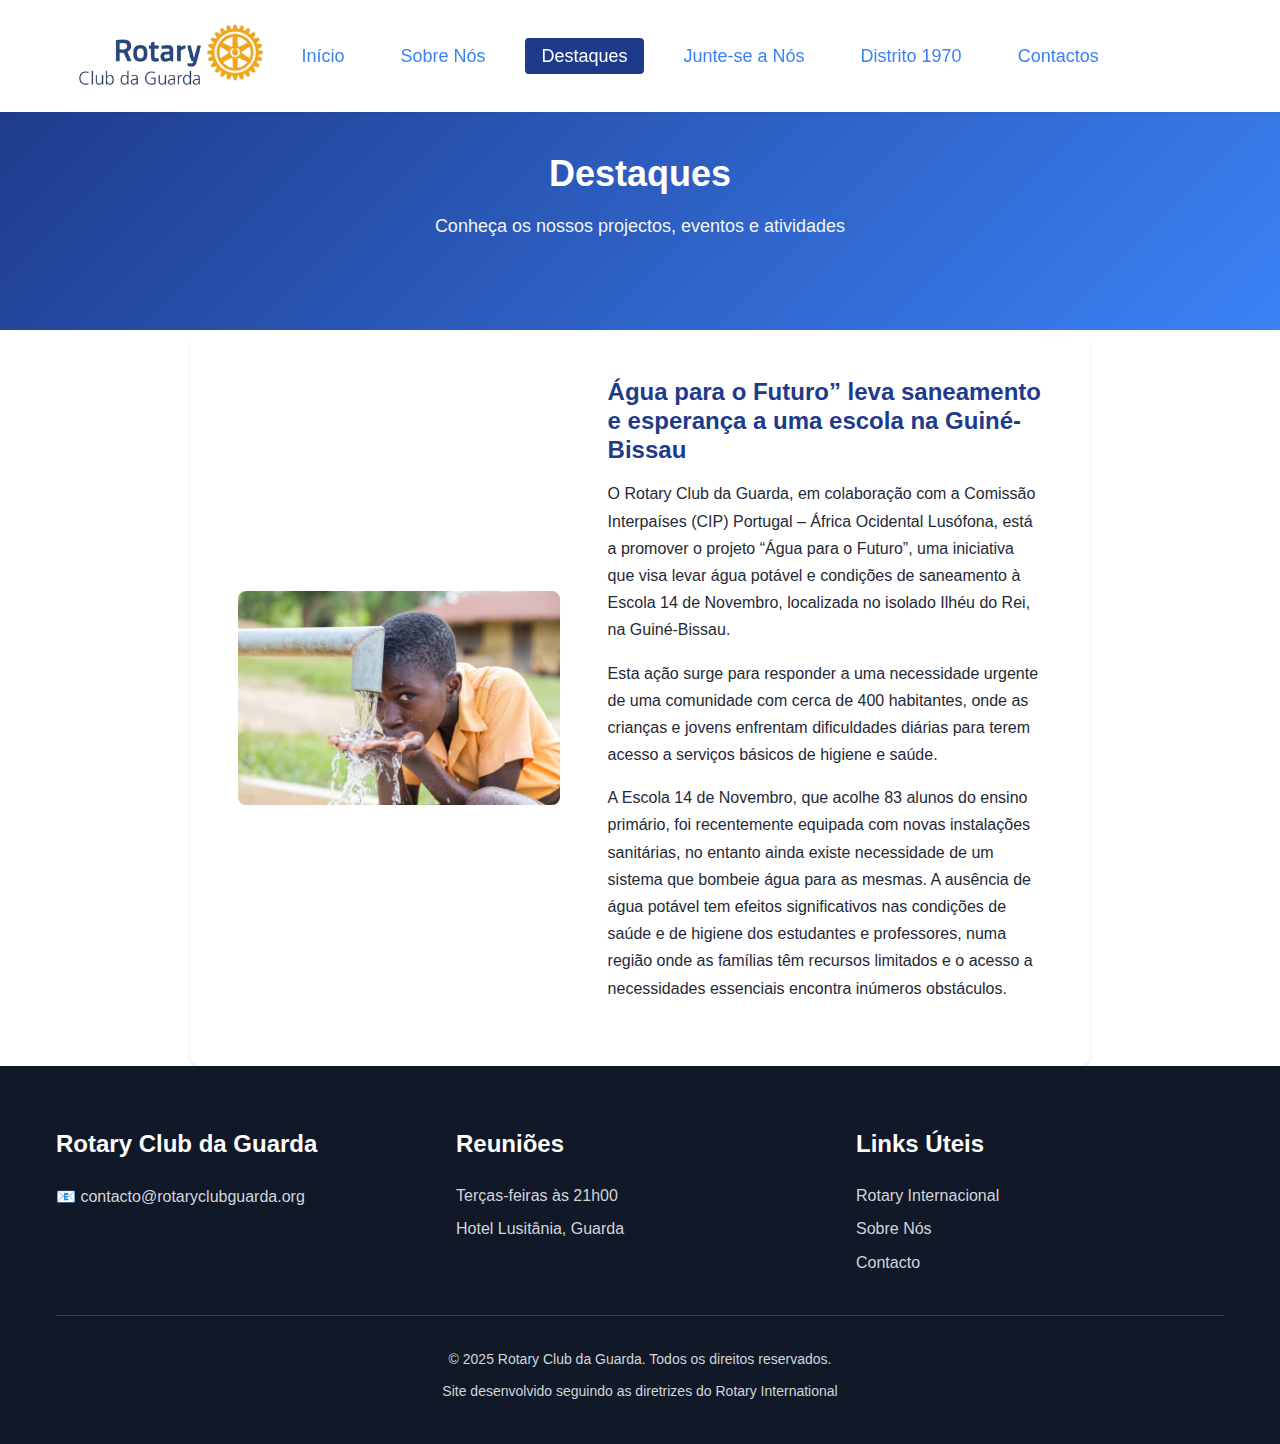
<file: frontend/projetos.html>
<!DOCTYPE html>
<html lang="pt">

<head>
    <meta charset="UTF-8">
    <meta name="viewport" content="width=device-width, initial-scale=1.0">
    <title>Projetos - Rotary Club da Guarda</title>
    <link rel="stylesheet" href="css/style.css">
    <link rel="icon" type="image/x-icon" href="https://www.rotary.org/sites/default/files/favicon_0.ico">
</head>

<body>
    <header class="header">
        <nav class="nav">
            <div class="nav-container">
                <div class="nav-logo">
                    <img src="imagens/logo_sem_fundo.png" alt="Rotary Logo" class="logo">

                </div>

                <ul class="nav-menu" id="nav-menu">
                    <li class="nav-item"><a href="index.html" class="nav-link">Início</a></li>
                    <li class="nav-item"><a href="sobre-nos.html" class="nav-link">Sobre Nós</a></li>
                    <li class="nav-item"><a href="projetos.html" class="nav-link">Destaques</a></li>
                    <!--<li class="nav-item"><a href="eventos.html" class="nav-link">Eventos</a></li>
                                <li class="nav-item"><a href="noticias.html" class="nav-link">Notícias</a></li>-->
                    <li class="nav-item"><a href="junte-se.html" class="nav-link">Junte-se a Nós</a></li>
                    <!--<li class="nav-item"><a href="https://www.rotary.org/pt" target="_blank" class="nav-link">Rotary
                                                        Internacional</a></li>-->
                    <li class="nav-item"><a href="distrito1970.html" class="nav-link active">Distrito 1970</a></li>
                    <li class="nav-item"><a href="contato.html" class="nav-link">Contactos</a></li>
                </ul>

                <div class="nav-toggle" id="mobile-menu">
                    <span class="bar"></span>
                    <span class="bar"></span>
                    <span class="bar"></span>
                </div>
            </div>
        </nav>
    </header>

    <main>
        <section class="page-header">
            <div class="container">
                <h1>Destaques</h1>
                <p>Conheça os nossos projectos, eventos e atividades</p>
            </div>
        </section>

        <section class="destaques-section">
            <div class="destaques-container">

                <!-- Card 1 (imagem esquerda) -->
                <div class="card-destaque">
                    <img src="imagens/ilheu-do-rei.jpg" alt="Ilhéu do Rei">
                    <div class="destaque-texto">
                        <h3>Água para o Futuro” leva saneamento e esperança a uma escola na Guiné-Bissau</h3>
                        <p>O Rotary Club da Guarda, em colaboração com a Comissão Interpaíses (CIP) Portugal – África
                            Ocidental Lusófona, está a
                            promover o projeto “Água para o Futuro”, uma iniciativa que visa levar água potável e
                            condições de saneamento à Escola
                            14 de Novembro, localizada no isolado Ilhéu do Rei, na Guiné-Bissau.</p>
                        <p>Esta ação surge para responder a uma necessidade urgente de uma comunidade com cerca de 400
                            habitantes, onde as crianças
                            e jovens enfrentam dificuldades diárias para terem acesso a serviços básicos de higiene e
                            saúde.</p>
                        <p>A Escola 14 de Novembro, que acolhe 83 alunos do ensino primário, foi recentemente equipada
                            com novas instalações
                            sanitárias, no entanto ainda existe necessidade de um sistema que bombeie água para as
                            mesmas. A ausência de água
                            potável tem efeitos significativos nas condições de saúde e de higiene dos estudantes e
                            professores, numa região onde as
                            famílias têm recursos limitados e o acesso a necessidades essenciais encontra inúmeros
                            obstáculos.</p>
                    </div>
                </div>

                <!-- Card 2 (imagem direita) -->
                <!-- <div class="card-destaque reverse">
                    <img src="imagens/feira-solidaria.jpg" alt="Feira Solidária">
                    <div class="destaque-texto">
                        <h3>Feira Solidária</h3>
                        <p>Realizámos uma feira com produtos doados pela comunidade para arrecadar fundos para bolsas de
                            estudo
                            locais...</p>
                    </div>
                </div>-->

                <!-- Outros cards -->
            </div>
        </section>


        <!--<section class="destaques-section">
        <div class="destaques-container">
    
            <div class="card-destaque">
                <img src="imagens/projeto-africa.jpg" alt="Projeto em África">
                <h3>Projeto de Apoio à Comunidade em Moçambique</h3>
                <p>Em 2023, o nosso clube enviou recursos e apoio técnico para uma aldeia no norte de Moçambique...</p>
            </div>-->

        <!-- Outros cards aqui -->

        </div>
        </section>

        <!--<section class="coming-soon-section">
            <div class="container">
                <div class="coming-soon-content">
                    <div class="coming-soon-icon">🚧</div>
                    <h2>Em Breve</h2>
                    <p>
                        Esta página apresentará os nossos destaques.<br>
                        Aqui poderá encontrar informação sobre:
                    </p>
                    <ul class="coming-soon-list">
                        <li>Projetos locais em desenvolvimento</li>
                        <li>Iniciativas de apoio à comunidade</li>
                        <li>Participações e organizações de eventos</li>
                    </ul>
                    <p class="coming-soon-note">
                        Para mais informações sobre os nossos projetos atuais,
                        contacte-nos através do email contacto@rotaryclubguarda.org
                    </p>
                </div>
            </div>
        </section>-->
    </main>

    <footer class="footer">
        <div class="container">
            <div class="footer-content">
                <div class="footer-section">
                    <h3>Rotary Club da Guarda</h3>
    
                    <div class="footer-contact">
                        <p>📧 contacto@rotaryclubguarda.org</p>
                    </div>
                </div>
    
    
    
                <div class="footer-section">
                    <h3>Reuniões</h3>
                    <ul class="footer-links">
                        <li>Terças-feiras às 21h00</li>
                        <li>Hotel Lusitânia, Guarda</li>
                    </ul>
                </div>
    
                <div class="footer-section">
                    <h3>Links Úteis</h3>
                    <ul class="footer-links">
                        <li><a href="https://www.rotary.org/pt" target="_blank">Rotary Internacional</a></li>
                        <li><a href="sobre-nos.html">Sobre Nós</a></li>
                        <li><a href="contato.html">Contacto</a></li>
                    </ul>
                </div>
            </div>
    
            <div class="footer-bottom">
                <p>&copy; 2025 Rotary Club da Guarda. Todos os direitos reservados.</p>
                <p>Site desenvolvido seguindo as diretrizes do Rotary International</p>
            </div>
        </div>
    </footer>

    <script src="js/script.js"></script>
</body>

</html>
</file>
<file: frontend/css/style.css>
/* 
   ROTARY CLUB DA GUARDA - FOLHA DE ESTILOS CSS
   ================================================
   
   Este arquivo contém todos os estilos para o site institucional do Rotary Club da Guarda.
   Organizado seguindo as diretrizes do Rotary International para cores, tipografia e design.
   
   Estrutura:
   1. Reset e variáveis CSS
   2. Estilos base e tipografia
   3. Layout e navegação
   4. Componentes específicos
   5. Responsividade
   
   Cores oficiais do Rotary utilizadas:
   - Azul Rotary: #1e3a8a
   - Azul secundário: #3b82f6
   - Dourado Rotary: #d4af37
   - Cores neutras: tons de cinza
*/

/* ===== 1. RESET CSS E VARIÁVEIS ===== */

/* Reset básico para consistência entre navegadores */
* {
    margin: 0;
    padding: 0;
    box-sizing: border-box;
}

/* Variáveis CSS para cores e medidas - facilita manutenção */
:root {
    /* Cores oficiais do Rotary */
    --rotary-blue: #1e3a8a;
    --rotary-blue-light: #3b82f6;
    --rotary-gold: #d4af37;
    --rotary-gold-light: #fbbf24;

    /* Cores de apoio */
    --white: #ffffff;
    --gray-50: #f9fafb;
    --gray-100: #f3f4f6;
    --gray-200: #e5e7eb;
    --gray-300: #d1d5db;
    --gray-600: #4b5563;
    --gray-700: #374151;
    --gray-800: #1f2937;
    --gray-900: #111827;

    /* Espaçamentos padronizados */
    --spacing-xs: 0.5rem;
    --spacing-sm: 1rem;
    --spacing-md: 1.5rem;
    --spacing-lg: 2rem;
    --spacing-xl: 3rem;
    --spacing-2xl: 4rem;

    /* Tamanhos de fonte */
    --text-sm: 0.875rem;
    --text-base: 1rem;
    --text-lg: 1.125rem;
    --text-xl: 1.25rem;
    --text-2xl: 1.5rem;
    --text-3xl: 1.875rem;
    --text-4xl: 2.25rem;

    /* Sombras */
    --shadow-sm: 0 1px 2px 0 rgba(0, 0, 0, 0.05);
    --shadow-md: 0 4px 6px -1px rgba(0, 0, 0, 0.1);
    --shadow-lg: 0 10px 15px -3px rgba(0, 0, 0, 0.1);

    /* Transições */
    --transition-fast: 0.15s ease;
    --transition-normal: 0.3s ease;
}

/* ===== 2. ESTILOS BASE E TIPOGRAFIA ===== */

/* Configuração base do documento */
html {
    scroll-behavior: smooth;
    /* Scroll suave entre secções */
}

body {
    font-family: -apple-system, BlinkMacSystemFont, 'Segoe UI', Roboto, Oxygen, Ubuntu, Cantarell, sans-serif;
    line-height: 1.6;
    color: var(--gray-800);
    background-color: var(--white);
}

/* Estilos para títulos - hierarquia clara */
h1,
h2,
h3,
h4,
h5,
h6 {
    font-weight: 700;
    line-height: 1.2;
    margin-bottom: var(--spacing-sm);
    color: var(--rotary-blue);
}

h1 {
    font-size: var(--text-4xl);
}

h2 {
    font-size: var(--text-3xl);
}

h3 {
    font-size: var(--text-2xl);
}

h4 {
    font-size: var(--text-xl);
}

/* Estilos para parágrafos */
p {
    margin-bottom: var(--spacing-sm);
    line-height: 1.7;
}

/* Estilos para links */
a {
    color: var(--rotary-blue-light);
    text-decoration: none;
    transition: var(--transition-fast);
}

a:hover {
    color: var(--rotary-blue);
    text-decoration: underline;
}

/* Estilos para listas */
ul,
ol {
    margin-left: var(--spacing-lg);
    margin-bottom: var(--spacing-sm);
}

li {
    margin-bottom: var(--spacing-xs);
}

/* Container principal para centralizar conteúdo */
.container {
    max-width: 1200px;
    margin: 0 auto;
    padding: 0 var(--spacing-sm);
}

/* ===== 3. NAVEGAÇÃO E CABEÇALHO ===== */

/* Cabeçalho fixo */
.header {
    background-color: var(--white);
    box-shadow: var(--shadow-sm);
    position: fixed;
    top: 0;
    width: 100%;
    z-index: 1000;
}

/* Container da navegação */
.nav {
    padding: var(--spacing-sm) 0;
}

.nav-container {
    display: flex;
    justify-content: flex-start;
    align-items: center;
    max-width: 1200px;
    margin: 0 auto;
    padding: 0 var(--spacing-sm);
}

/* Logo e nome do clube */
.nav-logo {
    display: flex;
    align-items: center;
    gap: 0.5rem;
}

.logo {
    height: 80px;
    width: auto;
}

.club-name {
    font-size: var(--text-lg);
    font-weight: 700;
    color: var(--rotary-blue);
}

figcaption {
    text-align: center;
}

/* Menu de navegação */
.nav-menu {
    display: flex;
    list-style: none;
    margin: 0;
    gap: var(--spacing-md);
}

.nav-item {
    margin: 0;
}

.nav-link {
    padding: var(--spacing-xs) var(--spacing-sm);
    border-radius: 4px;
    transition: var(--text-sm);
    font-weight: 500;
    font-size: 1.125rem;
}

.nav-link:hover,
.nav-link.active {
    background-color: var(--rotary-blue);
    color: var(--white);
    text-decoration: none;
}

/* Menu mobile (hamburger) */
.nav-toggle {
    display: none;
    flex-direction: column;
    cursor: pointer;
}

.bar {
    width: 25px;
    height: 3px;
    background-color: var(--rotary-blue);
    margin: 3px 0;
    transition: var(--transition-fast);
}

/* ===== 4. COMPONENTES PRINCIPAIS ===== */

/* Espaçamento do topo para compensar o cabeçalho fixo */
main {
    margin-top: 80px;
}

/* Secção Hero/Principal */
.hero {
    background: linear-gradient(135deg, var(--rotary-blue) 0%, var(--rotary-blue-light) 100%);
    color: var(--white);
    padding: 3rem 0 2rem 0;
    text-align: center;
    position: relative;
    overflow: hidden;
}

.hero-content {
    max-width: 800px;
    margin: 0 auto;
    padding: 0 var(--spacing-sm);
    position: relative;
    z-index: 2;
}

.hero-title {
    font-size: 3rem;
    font-weight: 800;
    margin-bottom: var(--spacing-sm);
    color: var(--white);
}

.hero-subtitle {
    font-size: var(--text-xl);
    color: var(--rotary-gold);
    margin-bottom: var(--spacing-md);
    font-weight: 600;
}

.hero-description {
    font-size: var(--text-lg);
    margin-bottom: var(--spacing-xl);
    line-height: 1.8;
}

/* Botões do hero */
.hero-buttons {
    display: flex;
    gap: var(--spacing-sm);
    justify-content: center;
    flex-wrap: wrap;
}

/* Estilos para botões */
.btn {
    display: inline-block;
    padding: var(--spacing-sm) var(--spacing-lg);
    border-radius: 8px;
    font-weight: 600;
    text-align: center;
    border: 2px solid transparent;
    transition: var(--transition-normal);
    cursor: pointer;
    text-decoration: none;
}

.btn-primary {
    background-color: var(--rotary-gold);
    color: var(--gray-900);
}

.btn-primary:hover {
    background-color: var(--rotary-gold-light);
    transform: translateY(-2px);
    text-decoration: none;
}

.btn-secondary {
    background-color: transparent;
    color: var(--white);
    border-color: var(--white);
}

.btn-secondary:hover {
    background-color: var(--white);
    color: var(--rotary-blue);
    text-decoration: none;
}

.btn-outline {
    background-color: transparent;
    color: var(--rotary-blue);
    border-color: var(--rotary-blue);
}

.btn-outline:hover {
    background-color: var(--rotary-blue);
    color: var(--white);
    text-decoration: none;
}

/* Cards informativos */
.info-cards {
    padding: var(--spacing-2xl) 0;
    background-color: var(--gray-50);
}

.cards-grid {
    display: grid;
    grid-template-columns: repeat(auto-fit, minmax(300px, 1fr));
    gap: var(--spacing-lg);
}

.card {
    background-color: var(--white);
    padding: var(--spacing-xl);
    border-radius: 12px;
    box-shadow: var(--shadow-md);
    text-align: center;
    transition: var(--transition-normal);
}

.card:hover {
    transform: translateY(-5px);
    box-shadow: var(--shadow-lg);
}

.card-icon {
    font-size: 3rem;
    margin-bottom: var(--spacing-md);
}

.card h3 {
    margin-bottom: var(--spacing-sm);
    color: var(--rotary-blue);
}

/* Secção de prévia "sobre" */
.about-preview {
    padding: var(--spacing-2xl) 0;
}

.about-content {
    display: grid;
    grid-template-columns: 1fr 1fr;
    gap: var(--spacing-2xl);
    align-items: center;
}

.about-text h2 {
    margin-bottom: var(--spacing-md);
}

.about-text p {
    margin-bottom: var(--spacing-md);
}

.responsive-image {
    width: 100%;
    height: auto;
    border-radius: 12px;
    box-shadow: var(--shadow-md);
}

/* Container principal */
.destaques-container {
    width: 90%;
    max-width: 1000px;
    margin: 0 auto;
    display: flex;
    flex-direction: column;
    gap: var(--spacing-2xl);
}

/* Card padrão */
.card-destaque {
    background-color: var(--white);
    display: flex;
    flex-direction: row;
    align-items: center;
    gap: var(--spacing-xl);
    padding: var(--spacing-xl);
    border-radius: 12px;
    box-shadow: var(--shadow-md);
    transition: var(--transition-normal);
    width: 90%;
    max-width: 1000px;
    margin: 0 auto;
}

.card-destaque:hover {
    transform: translateY(-5px);
    box-shadow: var(--shadow-lg);
}

/* Imagem do card */
.card-destaque img {
    width: 40%;
    height: auto;
    border-radius: 8px;
    object-fit: cover;
}

/* Texto do card */
.destaque-texto {
    width: 60%;
}

.card-destaque h3 {
    font-size: var(--text-2xl);
    color: var(--rotary-blue);
    margin-bottom: var(--spacing-sm);
}

.card-destaque p {
    font-size: var(--text-base);
    color: var(--gray-800);
    line-height: 1.7;
}

/* Card invertido (imagem à direita) */
.card-destaque.reverse {
    flex-direction: row-reverse;
}

/* Responsividade */
@media (max-width: 768px) {

    .card-destaque,
    .card-destaque.reverse {
        flex-direction: column;
        text-align: center;
    }

    .card-destaque img,
    .destaque-texto {
        width: 100%;
    }
}

/* ===== 5. PÁGINAS ESPECÍFICAS ===== */

/* Cabeçalho das páginas internas */
.page-header {
    background: linear-gradient(135deg, var(--rotary-blue) 0%, var(--rotary-blue-light) 100%);
    color: var(--white);
    padding: var(--spacing-2xl) 0;
    text-align: center;
    display: flex;
    align-items: center;
    justify-content: center;
    min-height: 250px;
}

.page-header h1 {
    color: var(--white);
    margin-bottom: var(--spacing-sm);
}

.page-header p {
    font-size: var(--text-lg);
    color: var(--gray-100);
}

/* Secções de conteúdo */
.content-section {
    padding: var(--spacing-2xl) 0;
}

.content-block {
    margin-bottom: var(--spacing-2xl);
}

.content-with-image {
    display: grid;
    grid-template-columns: 2fr 1fr;
    gap: var(--spacing-2xl);
    align-items: start;
    margin-top: var(--spacing-lg);
}

/* Áreas de foco do Rotary */
.focus-areas {
    display: grid;
    grid-template-columns: repeat(auto-fit, minmax(300px, 1fr));
    gap: var(--spacing-lg);
    margin-top: var(--spacing-lg);
}

.focus-item {
    background-color: var(--gray-50);
    padding: var(--spacing-lg);
    border-radius: 8px;
    border-left: 4px solid var(--rotary-gold);
}

.focus-item h3 {
    margin-bottom: var(--spacing-sm);
    font-size: var(--text-lg);
}

/* Valores do clube */
.values-grid {
    display: grid;
    grid-template-columns: repeat(auto-fit, minmax(250px, 1fr));
    gap: var(--spacing-lg);
    margin-top: var(--spacing-lg);
}

.value-item {
    text-align: center;
    padding: var(--spacing-lg);
    background-color: var(--white);
    border-radius: 12px;
    box-shadow: var(--shadow-sm);
    border: 2px solid var(--gray-200);
    transition: var(--transition-normal);
}

.value-item:hover {
    border-color: var(--rotary-gold);
    transform: translateY(-2px);
}

/* Secção "Em Breve" */
.coming-soon-section {
    padding: var(--spacing-2xl) 0;
    background-color: var(--gray-50);
}

.coming-soon-content {
    text-align: center;
    max-width: 800px;
    margin: 0 auto;
}

.coming-soon-icon {
    font-size: 4rem;
    margin-bottom: var(--spacing-lg);
}

.coming-soon-list {
    text-align: left;
    max-width: 600px;
    margin: var(--spacing-lg) auto;
    background-color: var(--white);
    padding: var(--spacing-lg);
    border-radius: 8px;
    box-shadow: var(--shadow-sm);
}

.coming-soon-note {
    margin-top: var(--spacing-lg);
    padding: var(--spacing-md);
    background-color: var(--rotary-blue-light);
    color: var(--white);
    border-radius: 8px;
    font-weight: 500;
}

/* Informações de reunião */
.regular-meetings {
    margin-top: var(--spacing-xl);
    padding: var(--spacing-lg);
    background-color: var(--white);
    border-radius: 12px;
    box-shadow: var(--shadow-md);
    border-left: 4px solid var(--rotary-gold);
}

.meeting-info p {
    margin-bottom: var(--spacing-xs);
    font-size: var(--text-lg);
}

/* Página "Junte-se a Nós" */
.join-content {
    padding: var(--spacing-2xl) 0;
}

.benefits-grid {
    display: grid;
    grid-template-columns: repeat(auto-fit, minmax(250px, 1fr));
    gap: var(--spacing-lg);
    margin-top: var(--spacing-lg);
}

.benefit-item {
    text-align: center;
    padding: var(--spacing-lg);
    background-color: var(--white);
    border-radius: 12px;
    box-shadow: var(--shadow-md);
    transition: var(--transition-normal);
}

.benefit-item:hover {
    transform: translateY(-5px);
}

.benefit-icon {
    font-size: 3rem;
    margin-bottom: var(--spacing-md);
}

/* Requisitos de adesão */
.membership-requirements {
    background-color: var(--gray-50);
    padding: var(--spacing-lg);
    border-radius: 12px;
    margin-top: var(--spacing-lg);
}

.requirements-list {
    margin: var(--spacing-md) 0;
}

.membership-note {
    margin-top: var(--spacing-lg);
    padding: var(--spacing-md);
    background-color: var(--rotary-gold-light);
    border-radius: 8px;
    border-left: 4px solid var(--rotary-gold);
}

/* Passos para se juntar */
.steps-grid {
    display: grid;
    grid-template-columns: repeat(auto-fit, minmax(200px, 1fr));
    gap: var(--spacing-lg);
    margin-top: var(--spacing-lg);
}

.step-item {
    text-align: center;
    padding: var(--spacing-lg);
    background-color: var(--white);
    border-radius: 12px;
    box-shadow: var(--shadow-md);
    position: relative;
}

.step-number {
    width: 50px;
    height: 50px;
    background-color: var(--rotary-blue);
    color: var(--white);
    border-radius: 50%;
    display: flex;
    align-items: center;
    justify-content: center;
    font-size: var(--text-xl);
    font-weight: 700;
    margin: 0 auto var(--spacing-md);
}

/* Expectativas */
.expectations {
    display: grid;
    grid-template-columns: repeat(auto-fit, minmax(250px, 1fr));
    gap: var(--spacing-lg);
    margin-top: var(--spacing-lg);
}

.expectation-item {
    padding: var(--spacing-lg);
    background-color: var(--gray-50);
    border-radius: 8px;
    border-left: 4px solid var(--rotary-blue);
}

/* Call to Action */
.cta-section {
    background: linear-gradient(135deg, var(--rotary-blue) 0%, var(--rotary-blue-light) 100%);
    color: var(--white);
    padding: var(--spacing-2xl) 0;
    margin-top: var(--spacing-2xl);
    border-radius: 12px;
    text-align: center;
}

.cta-content h2 {
    color: var(--white);
    margin-bottom: var(--spacing-md);
}

.cta-content p {
    font-size: var(--text-lg);
    margin-bottom: var(--spacing-xl);
    max-width: 600px;
    margin-left: auto;
    margin-right: auto;
}

.cta-buttons {
    display: flex;
    gap: var(--spacing-sm);
    justify-content: center;
    flex-wrap: wrap;
}

/* Página de Contato */
.contact-content {
    padding: var(--spacing-2xl) 0;
}

.contact-info-grid {
    display: grid;
    grid-template-columns: repeat(auto-fit, minmax(300px, 1fr));
    gap: var(--spacing-lg);
    margin-bottom: var(--spacing-2xl);
}

.contact-card {
    background-color: var(--white);
    padding: var(--spacing-xl);
    border-radius: 12px;
    box-shadow: var(--shadow-md);
    text-align: center;
    transition: var(--transition-normal);
}

.contact-card:hover {
    transform: translateY(-5px);
    box-shadow: var(--shadow-lg);
}

.contact-icon {
    font-size: 3rem;
    margin-bottom: var(--spacing-md);
}

.contact-link {
    font-size: var(--text-lg);
    font-weight: 600;
    color: var(--rotary-blue);
}

.contact-description {
    color: var(--gray-600);
    font-size: var(--text-sm);
    margin-top: var(--spacing-sm);
}

/* Formulário de contato */
.contact-form-section {
    background-color: var(--gray-50);
    padding: var(--spacing-2xl);
    border-radius: 12px;
    margin-bottom: var(--spacing-2xl);
}

.contact-form {
    max-width: 600px;
    margin: var(--spacing-lg) auto 0;
}

.form-group {
    margin-bottom: var(--spacing-md);
}

.form-group label {
    display: block;
    margin-bottom: var(--spacing-xs);
    font-weight: 600;
    color: var(--gray-700);
}

.form-group input,
.form-group select,
.form-group textarea {
    width: 100%;
    padding: var(--spacing-sm);
    border: 2px solid var(--gray-300);
    border-radius: 8px;
    font-size: var(--text-base);
    transition: var(--transition-fast);
}

.form-group input:focus,
.form-group select:focus,
.form-group textarea:focus {
    outline: none;
    border-color: var(--rotary-blue-light);
    box-shadow: 0 0 0 3px rgba(59, 130, 246, 0.1);
}

.form-submit {
    width: 100%;
    font-size: var(--text-lg);
}

/* Informações adicionais */
.additional-info {
    margin-top: var(--spacing-2xl);
}

.info-blocks {
    display: grid;
    grid-template-columns: repeat(auto-fit, minmax(300px, 1fr));
    gap: var(--spacing-lg);
    margin-top: var(--spacing-lg);
}

.info-block {
    padding: var(--spacing-lg);
    background-color: var(--white);
    border-radius: 8px;
    box-shadow: var(--shadow-sm);
}

.inline-link {
    color: var(--rotary-blue-light);
    font-weight: 600;
}

/* Placeholder para conteúdo */
.content-placeholder {
    background-color: var(--gray-50);
    border: 2px dashed var(--gray-300);
    border-radius: 12px;
    padding: var(--spacing-xl);
    margin-top: var(--spacing-lg);
}

.placeholder-content {
    text-align: center;
}

/* ===== 6. RODAPÉ ===== */

.footer {
    background-color: var(--gray-900);
    color: var(--gray-300);
    padding: var(--spacing-2xl) 0 var(--spacing-lg);
}

.footer-content {
    display: grid;
    grid-template-columns: repeat(auto-fit, minmax(250px, 1fr));
    gap: var(--spacing-lg);
    margin-bottom: var(--spacing-lg);
}

.footer-section h3 {
    color: var(--white);
    margin-bottom: var(--spacing-md);
}

.footer-links {
    list-style: none;
    margin: 0;
}

.footer-links li {
    margin-bottom: var(--spacing-xs);
}

.footer-links a {
    color: var(--gray-300);
    transition: var(--transition-fast);
}

.footer-links a:hover {
    color: var(--rotary-gold);
}

.footer-contact p {
    margin-bottom: var(--spacing-xs);
}

.footer-bottom {
    border-top: 1px solid var(--gray-700);
    padding-top: var(--spacing-lg);
    text-align: center;
}

.footer-bottom p {
    margin-bottom: var(--spacing-xs);
    font-size: var(--text-sm);
    color: var(--gray-400);
}

.img-centralizada {
    display: block;
    margin: 0 auto;
    width: 100%;
    max-width: 200px;
    height: auto;
    object-fit: contain;
}

.figura-centralizada {
    text-align: center;
}

/* ===== 7. RESPONSIVIDADE ===== */

/* Tablets */
@media (max-width: 768px) {

    /* Tornar o container da navegação um contexto de posicionamento */
    .nav-container {
        position: relative;
    }

    /* Mostrar o menu mobile (hambúrguer), posicionado no canto direito */
    .nav-toggle {
        display: flex;
        position: absolute;
        right: var(--spacing-sm);
        /* ou: right: 1rem; */
        top: 50%;
        transform: translateY(-50%);
        z-index: 1100;
        /* Garante que fique acima de outros elementos */
    }

    .logo {
        height: 32px;
    }

    /* Esconder menu desktop no mobile */
    .nav-menu {
        position: fixed;
        left: -100%;
        top: 70px;
        flex-direction: column;
        background-color: var(--white);
        width: 100%;
        text-align: center;
        transition: var(--transition-normal);
        box-shadow: var(--shadow-lg);
        padding: var(--spacing-lg) 0;
        gap: 0;
    }

    .nav-menu.active {
        left: 0;
    }

    .nav-item {
        margin: var(--spacing-sm) 0;
    }

    /* Ajustar hero para mobile */
    .hero-title {
        font-size: 2.5rem;
    }

    .hero-buttons {
        flex-direction: column;
        align-items: center;
    }

    .btn {
        width: 100%;
        max-width: 300px;
    }

    /* Ajustar about-content para mobile */
    .about-content {
        grid-template-columns: 1fr;
        gap: var(--spacing-lg);
    }

    .content-with-image {
        grid-template-columns: 1fr;
        gap: var(--spacing-lg);
    }



    /* Ajustar grids para mobile (1 coluna) */
    .cards-grid,
    .focus-areas,
    .values-grid,
    .benefits-grid,
    .steps-grid,
    .expectations,
    .contact-info-grid,
    .info-blocks {
        grid-template-columns: 1fr;
    }

    /* Ajustar espaçamentos para mobile */
    :root {
        --spacing-2xl: 3rem;
        --spacing-xl: 2rem;
    }

    .container {
        padding: 0 var(--spacing-md);
    }

    .img-centralizada {
        max-width: 150px;
    }
}


/* Smartphones */
@media (max-width: 480px) {
    .hero-title {
        font-size: 2rem;
    }

    .club-name {
        font-size: var(--text-base);
    }

    .logo {
        height: 52px;
    }

    .card,
    .contact-card,
    .benefit-item {
        padding: var(--spacing-md);
    }

    /* Ajustar formulário para mobile */
    .contact-form-section {
        padding: var(--spacing-lg);
    }

    .img-centralizada {
        max-width: 120px;
    }
}


/* Estados de animação do menu mobile */
.nav-toggle.active .bar:nth-child(2) {
    opacity: 0;
}

.nav-toggle.active .bar:nth-child(1) {
    transform: translateY(8px) rotate(45deg);
}

.nav-toggle.active .bar:nth-child(3) {
    transform: translateY(-8px) rotate(-45deg);
}


/* Utilitários */
.text-center {
    text-align: center;
}

.text-left {
    text-align: left;
}

.text-right {
    text-align: right;
}

.mb-0 {
    margin-bottom: 0;
}

.mb-1 {
    margin-bottom: var(--spacing-xs);
}

.mb-2 {
    margin-bottom: var(--spacing-sm);
}

.mb-3 {
    margin-bottom: var(--spacing-md);
}


/* Acessibilidade - melhor contraste para links de foco */
a:focus,
button:focus,
input:focus,
textarea:focus,
select:focus {
    outline: 2px solid var(--rotary-gold);
    outline-offset: 2px;
}


/* Garantir que imagens sejam responsivas */
img {
    max-width: 100%;
    height: auto;
}

/* Container para imagens em ziguezague dentro dos cards-destaques */
.card-destaque .imagens-container {
    display: flex;
    flex-direction: column;
    gap: var(--spacing-md);
}

/* Imagens empilhadas, largura total do container */
.card-destaque .imagens-container img {
    width: 100%;
    max-height: 250px;
    object-fit: cover;
    border-radius: 8px;
    position: relative;
    box-shadow: var(--shadow-md);
    transition: var(--transition-normal);
}

/* Deslocamento e sobreposição estilo ziguezague */
.card-destaque .imagens-container img:nth-child(odd) {
    margin-left: 15%;
    z-index: 2;
    box-shadow: 0 4px 12px rgba(0, 0, 0, 0.15);
}

.card-destaque .imagens-container img:nth-child(even) {
    margin-right: 15%;
    margin-top: -40px;
    /* sobreposição sutil no canto superior da imagem anterior */
    z-index: 1;
    box-shadow: 0 2px 8px rgba(0, 0, 0, 0.1);
}

/* Ajuste responsivo para telas pequenas */
@media (max-width: 768px) {

    .card-destaque .imagens-container img:nth-child(odd),
    .card-destaque .imagens-container img:nth-child(even) {
        margin: 0;
        margin-top: var(--spacing-sm);
        z-index: auto;
    }
}
</file>
